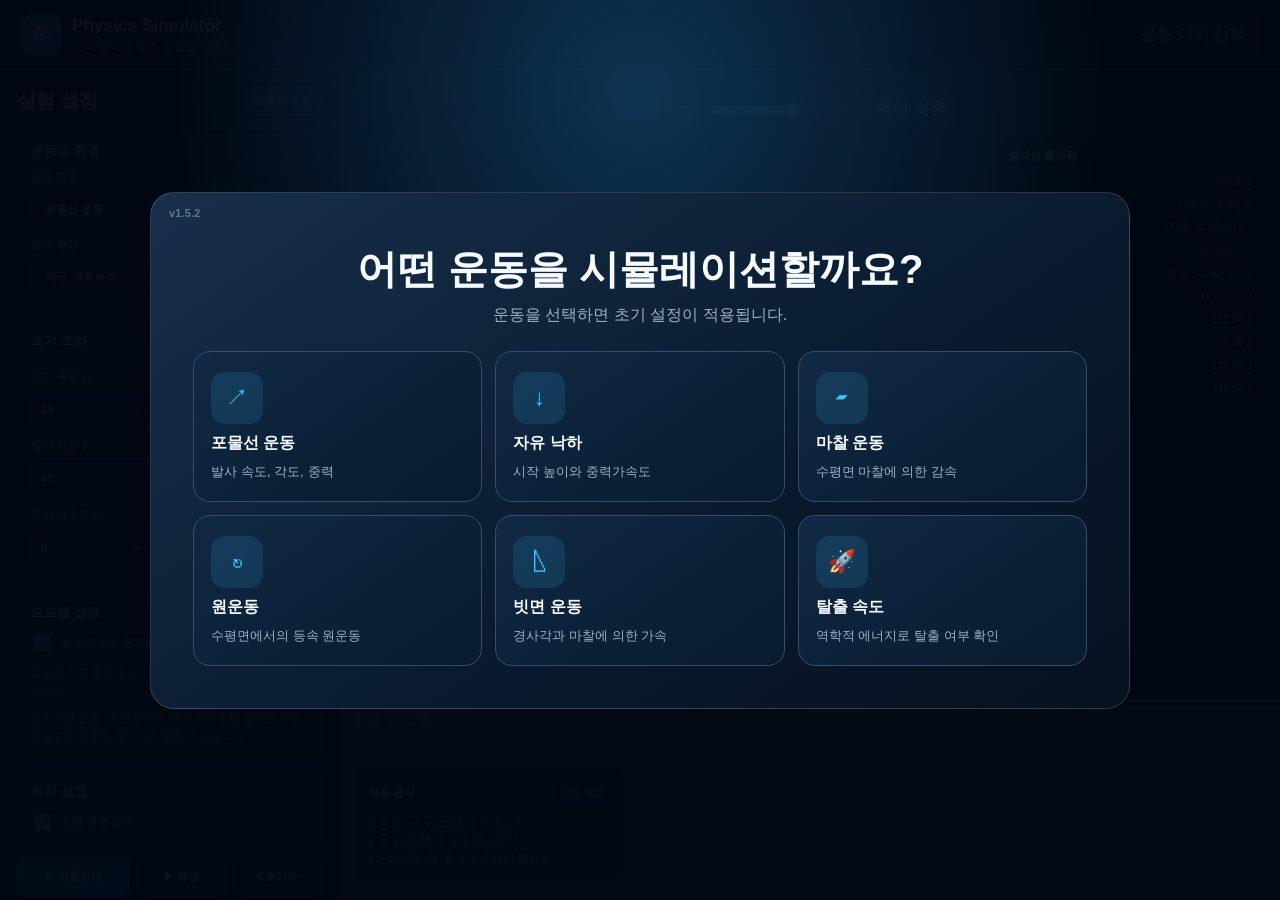
<file: index.html>
<!doctype html>

<html lang="ko">
<head>
  <meta charset="UTF-8">
  <meta name="viewport" content="width=device-width, initial-scale=1">
  <title>Physics Simulator</title>

  <style>
    :root {
      color-scheme: dark;
      --bg: #06101d;
      --panel: #0c1929;
      --panel2: #14263d;
      --border: #2f4868;
      --primary: #3bc8ff;
      --text: #f7fbff;
      --muted: #9fb1c5;
      --yellow: #ffda3d;
      --green: #43e6a1;
      --red: #ff667a;
    }

    * {
      box-sizing: border-box;
    }

    html,
    body {
      min-width: 320px;
      min-height: 100%;
    }

    body {
      margin: 0;
      background: var(--bg);
      color: var(--text);
      font-family:
        Pretendard,
        "Noto Sans KR",
        Arial,
        sans-serif;
    }

    button,
    input,
    select {
      font: inherit;
    }

    button {
      color: inherit;
      cursor: pointer;
    }

    header {
      min-height: 70px;
      padding: 12px 20px;
      display: flex;
      align-items: center;
      justify-content: space-between;
      gap: 14px;
      border-bottom: 1px solid var(--border);
      background: #081523;
    }

    .brand {
      display: flex;
      align-items: center;
      gap: 10px;
    }

    .logo {
      width: 42px;
      height: 42px;
      display: grid;
      place-items: center;
      border-radius: 13px;
      background: linear-gradient(140deg, var(--primary), #5366ff);
      font-size: 1.25rem;
      font-weight: 900;
    }

    .brand h1 {
      margin: 0;
      font-size: 1.08rem;
    }

    .brand p {
      margin: 3px 0 0;
      color: var(--muted);
      font-size: 0.72rem;
    }

    .header-button,
    .tool-button,
    .action-button {
      border: 1px solid var(--border);
      border-radius: 9px;
      background: var(--panel2);
    }

    .header-button {
      min-height: 38px;
      padding: 0 13px;
    }

    button:hover {
      border-color: var(--primary);
      background: #1b3858;
    }

    .app {
      height: calc(100vh - 70px);
      min-height: 650px;
      display: grid;
      grid-template-columns: 340px minmax(0, 1fr);
    }

    aside {
      padding: 17px;
      overflow-y: auto;
      border-right: 1px solid var(--border);
      background: #091625;
    }

    .panel-title {
      display: flex;
      align-items: center;
      justify-content: space-between;
      gap: 10px;
      margin-bottom: 13px;
    }

    .panel-title h2 {
      margin: 0;
      font-size: 1.2rem;
    }

    #modeBadge {
      padding: 6px 9px;
      border: 1px solid rgb(59 200 255 / 30%);
      border-radius: 999px;
      background: rgb(59 200 255 / 12%);
      color: #83dfff;
      font-size: 0.67rem;
    }

    .control-card {
      margin-bottom: 9px;
      padding: 13px;
      border: 1px solid var(--border);
      border-radius: 12px;
      background: var(--panel);
    }

    .control-card h3 {
      margin: 0 0 10px;
      font-size: 0.82rem;
    }

    label {
      margin-top: 9px;
      display: grid;
      gap: 5px;
      color: var(--muted);
      font-size: 0.7rem;
      font-weight: 600;
    }

    input,
    select {
      width: 100%;
      height: 38px;
      padding: 0 9px;
      border: 1px solid var(--border);
      border-radius: 8px;
      outline: 0;
      background: #06121f;
      color: var(--text);
    }

    input:focus,
    select:focus {
      border-color: var(--primary);
    }

    .input-unit {
      display: grid;
      grid-template-columns: minmax(0, 1fr) auto;
      align-items: center;
      overflow: hidden;
      border: 1px solid var(--border);
      border-radius: 8px;
      background: #06121f;
    }

    .input-unit input {
      min-width: 0;
      border: 0;
      border-radius: 0;
    }

    .input-unit span {
      padding-right: 8px;
      color: #748a9f;
      font-size: 0.61rem;
      white-space: nowrap;
    }

    .two-columns {
      display: grid;
      grid-template-columns: 1fr 1fr;
      gap: 7px;
    }

    .check-label {
      display: flex;
      align-items: center;
      gap: 7px;
    }

    .check-label input {
      width: 16px;
      height: 16px;
      accent-color: var(--primary);
    }

    .mode-settings {
      display: none;
    }

    .mode-settings.active {
      display: block;
    }

    .actions {
      display: grid;
      grid-template-columns: 1.25fr 1fr 1fr;
      gap: 6px;
    }

    .action-button {
      min-height: 41px;
      font-size: 0.7rem;
      font-weight: 700;
    }

    .primary {
      border-color: #087fbe;
      background: linear-gradient(135deg, #087fbe, #176fd0);
    }

    #message {
      min-height: 37px;
      margin: 9px 0 0;
      padding: 9px;
      border-radius: 8px;
      background: rgb(255 255 255 / 4%);
      color: var(--muted);
      text-align: center;
      font-size: 0.67rem;
      line-height: 1.45;
    }

    #energyStatus {
      margin-top: 8px;
      padding: 8px;
      border-radius: 8px;
      text-align: center;
      font-size: 0.68rem;
      font-weight: 700;
      display: none;
    }

    #energyStatus.escape {
      display: block;
      color: #43e6a1;
      background: rgb(67 230 161 / 10%);
      border: 1px solid rgb(67 230 161 / 20%);
    }

    #energyStatus.bound {
      display: block;
      color: #ff667a;
      background: rgb(255 102 122 / 10%);
      border: 1px solid rgb(255 102 122 / 20%);
    }

    #energyStatus.minimum {
      display: block;
      color: #ffda3d;
      background: rgb(255 218 61 / 10%);
      border: 1px solid rgb(255 218 61 / 20%);
    }

    .simulation {
      position: relative;
      min-width: 0;
      min-height: 650px;
      overflow: hidden;
      background: #020811;
    }

    #canvas {
      position: absolute;
      inset: 0;
      display: block;
      width: 100%;
      height: 100%;
    }

    .tools {
      position: absolute;
      z-index: 5;
      top: 15px;
      left: 50%;
      padding: 5px;
      display: flex;
      gap: 5px;
      transform: translateX(-50%);
      border: 1px solid rgb(255 255 255 / 12%);
      border-radius: 11px;
      background: rgb(7 19 34 / 84%);
    }

    .tool-button {
      min-width: 37px;
      height: 34px;
      padding: 0 9px;
    }

    .tools input[type="range"] {
      width: 110px;
      height: 34px;
      padding: 0;
      accent-color: var(--primary);
      background: transparent;
      border: 0;
    }

    .overlay {
      position: absolute;
      z-index: 4;
      top: 15px;
      width: 270px;
      max-height: calc(100% - 80px);
      padding: 12px;
      overflow-y: auto;
      border: 1px solid rgb(255 255 255 / 12%);
      border-radius: 12px;
      background: rgb(5 14 27 / 80%);
      backdrop-filter: blur(9px);
    }

    .formula-card {
      left: 15px;
      color: #ffe36c;
    }

    .info-card {
      right: 15px;
    }

    .overlay-title {
      margin-bottom: 9px;
      display: flex;
      justify-content: space-between;
      align-items: center;
      gap: 8px;
      color: white;
      font-size: 0.7rem;
    }

    .overlay-title button {
      min-height: 27px;
      padding: 3px 7px;
      border: 1px solid var(--border);
      border-radius: 7px;
      background: var(--panel2);
      color: white;
      font-size: 0.61rem;
    }

    #formulaText {
      margin: 0;
      white-space: pre-wrap;
      font: 0.66rem/1.65 Consolas, monospace;
    }

    .physics-row {
      padding: 4px 0;
      display: grid;
      grid-template-columns: minmax(70px, 1fr) auto;
      gap: 8px;
      border-bottom: 1px solid rgb(255 255 255 / 6%);
      font-size: 0.65rem;
    }

    .physics-name {
      color: #a8bacd;
    }

    .physics-value {
      color: #71dcff;
      text-align: right;
      white-space: nowrap;
    }

    .energy-positive {
      color: var(--green) !important;
    }

    .energy-negative {
      color: var(--red) !important;
    }

    .energy-zero {
      color: var(--yellow) !important;
    }

    .escape-help {
      margin-top: 9px;
      padding: 9px;
      border-radius: 8px;
      background: rgb(59 200 255 / 7%);
      color: var(--muted);
      font-size: 0.64rem;
      line-height: 1.55;
    }

    .escape-help strong {
      color: #83dfff;
    }

    /* 운동 선택 모달 */

    .modal {
      position: fixed;
      z-index: 999999;
      inset: 0;
      padding: 20px;
      display: grid;
      place-items: center;
      background:
        radial-gradient(circle at 50% 10%, rgb(33 119 177 / 40%), transparent 45%),
        rgb(2 8 18 / 96%);
    }

    .modal.hidden {
      display: none;
    }

    .mode-dialog {
      position: relative;
      width: min(980px, 96vw);
      max-height: 92vh;
      padding: clamp(24px, 4vw, 42px);
      overflow-y: auto;
      border: 1px solid rgb(255 255 255 / 15%);
      border-radius: 24px;
      background: linear-gradient(145deg, #172f4b, #091a2e 60%, #06111f);
    }

    .version-badge {
      position: absolute;
      top: 14px;
      left: 18px;
      color: rgb(255 255 255 / 35%);
      font-size: 0.68rem;
      font-weight: 600;
      letter-spacing: 0.02em;
      pointer-events: none;
    }

    .mode-dialog h2 {
      margin: 7px 0 8px;
      text-align: center;
      font-size: clamp(1.6rem, 4vw, 2.5rem);
    }

    .mode-dialog > p {
      margin: 0 0 25px;
      color: var(--muted);
      text-align: center;
    }

    .mode-grid {
      display: grid;
      grid-template-columns: repeat(3, minmax(0, 1fr));
      gap: 13px;
    }

    .mode-button {
      min-height: 145px;
      padding: 20px 17px;
      display: flex;
      flex-direction: column;
      align-items: flex-start;
      justify-content: center;
      gap: 9px;
      border: 1px solid #354e6f;
      border-radius: 17px;
      background: linear-gradient(145deg, #102944, #081a2e);
      text-align: left;
    }

    .mode-button:hover {
      transform: translateY(-4px);
      border-color: var(--primary);
      background: #164569;
    }

    .mode-button span {
      width: 52px;
      height: 52px;
      display: grid;
      place-items: center;
      border-radius: 14px;
      background: rgb(59 200 255 / 13%);
      color: var(--primary);
      font-size: 1.4rem;
    }

    .mode-button small {
      color: var(--muted);
    }

    /* 공식 설명 모달 */

    .formula-dialog {
      width: min(650px, 96vw);
      max-height: 90vh;
      padding: 22px;
      overflow-y: auto;
      border: 1px solid var(--border);
      border-radius: 18px;
      background: #0b192b;
    }

    .dialog-heading {
      display: flex;
      justify-content: space-between;
      gap: 12px;
    }

    .dialog-heading h2 {
      margin: 0;
    }

    .close-button {
      width: 37px;
      height: 37px;
      border: 1px solid var(--border);
      border-radius: 9px;
      background: var(--panel2);
    }

    #formulaDescription {
      margin-top: 16px;
      color: #d7e3f1;
      line-height: 1.75;
    }

    #formulaDescription pre {
      padding: 12px;
      border-radius: 9px;
      background: #06121f;
      color: #ffe36c;
      white-space: pre-wrap;
    }

    @media (max-width: 850px) {
      .app {
        grid-template-columns: 300px minmax(0, 1fr);
      }

      .overlay {
        width: 215px;
      }
    }

    @media (max-width: 700px) {
      body {
        overflow: auto;
      }

      .app {
        height: auto;
        display: flex;
        flex-direction: column;
      }

      .simulation {
        order: 1;
        height: 62vh;
        min-height: 500px;
      }

      aside {
        order: 2;
        overflow: visible;
        border-top: 1px solid var(--border);
        border-right: 0;
      }

      .overlay {
        top: auto;
        bottom: 8px;
        width: calc(50% - 10px);
        max-height: 180px;
        padding: 8px;
      }

      .formula-card {
        left: 5px;
      }

      .info-card {
        right: 5px;
      }

      .mode-grid {
        grid-template-columns: 1fr 1fr;
        gap: 8px;
      }

      .mode-button {
        min-height: 120px;
      }
    }
    input:disabled, select:disabled {
      opacity: .45;
      cursor: not-allowed;
    }
    .model-note, .result-note {
      color: var(--muted);
      font-size: .68rem;
      line-height: 1.65;
      margin: 10px 0 0;
      overflow-wrap: anywhere;
    }
    #landingResult { margin-top: 12px; border-color: #32735e; }
    #landingResult[hidden] { display: none; }
    #landingResult .physics-row { grid-template-columns: minmax(0,1fr) auto; }
    .overlay { top: 65px; max-height: calc(100% - 90px); }
    .formula-card { top: auto; bottom: 20px; max-height: 210px; }
    .physics-name { overflow-wrap: anywhere; }
    .physics-value { font-variant-numeric: tabular-nums; }
    .orbit-presets { display: grid; grid-template-columns: 1fr 1fr; gap: 7px; }
    .orbit-presets button { min-height: 40px; padding: 7px 4px; font-size: .66rem; }
    #setCircularOrbit { border-color: #3d7496; color: #b7e6ff; }
    .orbit-legend { color: var(--muted); font-size: .64rem; line-height: 1.9; }
    .guide-swatch, .trail-swatch { display: inline-block; width: 22px; height: 0; margin-right: 6px; vertical-align: middle; }
    .guide-swatch { border-top: 2px dashed rgba(125,211,252,.30); }
    .trail-swatch { border-top: 2px solid rgba(255,159,37,.45); }
    @media (max-width: 1100px) and (min-width: 701px) {
      .overlay { width: 220px; }
      .physics-row { font-size: .60rem; }
    }
    @media (max-width: 700px) {
      .overlay { top: auto; bottom: 8px; width: calc(50% - 10px); max-height: 175px; }
      .formula-card { bottom: 8px; }
      .physics-row { display: block; padding: 5px 0; }
      .physics-name, .physics-value { display: block; }
      .physics-value { white-space: normal; overflow-wrap: anywhere; }
      .tools { top: 10px; }
      .tools input[type="range"] { width: 75px; }
    }
  </style>


</head>

<body>

  <!-- 운동 선택 -->

  <div id="modeModal" class="modal">
    <section class="mode-dialog">
      <span class="version-badge" data-version></span>


  <h2>어떤 운동을 시뮬레이션할까요?</h2>
  <p>운동을 선택하면 초기 설정이 적용됩니다.</p>

  <div class="mode-grid">
    <button class="mode-button" type="button" data-mode="projectile">
      <span>↗</span>
      <strong>포물선 운동</strong>
      <small>발사 속도, 각도, 중력</small>
    </button>

    <button class="mode-button" type="button" data-mode="freefall">
      <span>↓</span>
      <strong>자유 낙하</strong>
      <small>시작 높이와 중력가속도</small>
    </button>

    <button class="mode-button" type="button" data-mode="friction">
      <span>▰</span>
      <strong>마찰 운동</strong>
      <small>수평면 마찰에 의한 감속</small>
    </button>

    <button class="mode-button" type="button" data-mode="circular">
      <span>↻</span>
      <strong>원운동</strong>
      <small>수평면에서의 등속 원운동</small>
    </button>

    <button class="mode-button" type="button" data-mode="incline">
      <span>◺</span>
      <strong>빗면 운동</strong>
      <small>경사각과 마찰에 의한 가속</small>
    </button>

    <button class="mode-button" type="button" data-mode="escape">
      <span>🚀</span>
      <strong>탈출 속도</strong>
      <small>역학적 에너지로 탈출 여부 확인</small>
    </button>
  </div>
</section>


  </div>

  <!-- 공식 설명 -->

  <div id="formulaModal" class="modal hidden">
    <section class="formula-dialog">
      <div class="dialog-heading">
        <h2 id="formulaTitle">공식 설명</h2>
        <button id="closeFormula" class="close-button" type="button">×</button>
      </div>


  <div id="formulaDescription"></div>
</section>


  </div>

  <header>
    <div class="brand">
      <div class="logo">P</div>
      <div>
        <h1>Physics Simulator</h1>
        <p>인터랙티브 물리 실험실 · <span data-version></span></p>
      </div>
    </div>


<button id="openMode" class="header-button" type="button">
  운동 다시 선택
</button>


  </header>

  <main class="app">


<aside>

  <div class="panel-title">
    <h2>실험 설정</h2>
    <span id="modeBadge">포물선 운동</span>
  </div>

  <!-- 운동과 환경 -->
  <section class="control-card">
    <h3>운동과 환경</h3>

    <label>
      운동 종류
      <select id="mode">
        <option value="projectile">포물선 운동</option>
        <option value="freefall">자유 낙하</option>
        <option value="friction">마찰 운동</option>
        <option value="circular">원운동</option>
        <option value="incline">빗면 운동</option>
        <option value="escape">탈출 속도</option>
      </select>
    </label>

    <label>
      중력 환경
      <select id="gravity">
        <option value="9.8">지구 · 9.8 m·s⁻²</option>
        <option value="1.62">달 · 1.62 m·s⁻²</option>
        <option value="3.72">화성 · 3.72 m·s⁻²</option>
        <option value="0">무중력 · 0 m·s⁻²</option>
      </select>
    </label>
  </section>

  <!-- 초기 조건 -->
  <section class="control-card">
    <h3>초기 조건</h3>

    <div class="two-columns">

      <label>
        <span id="speedLabel">초기 속력 v₀</span>
        <div class="input-unit">
          <input id="speed" type="number" value="15" min="0" step="any">
          <span>m·s⁻¹</span>
        </div>
      </label>

      <label>
        질량 m
        <div class="input-unit">
          <input id="mass" type="number" value="1" min="0.01" step="0.1">
          <span>kg</span>
        </div>
      </label>

    </div>

    <label>
      발사 각도 θ
      <div class="input-unit">
        <input id="angle" type="number" value="60" step="1">
        <span>°</span>
      </div>
    </label>

    <div class="two-columns">

      <label>
        추가 가속도 aₓ
        <div class="input-unit">
          <input id="accelerationX" type="number" value="0" step="0.1">
          <span>m·s⁻²</span>
        </div>
      </label>

      <label>
        추가 가속도 aᵧ
        <div class="input-unit">
          <input id="accelerationY" type="number" value="0" step="0.1">
          <span>m·s⁻²</span>
        </div>
      </label>

    </div>
  </section>

  <!-- 모드별 설정 -->
  <section class="control-card">
    <h3>모드별 설정</h3>

    <div id="projectileSettings" class="mode-settings">
      <label class="check-label">
        <input id="stopAfterLanding" type="checkbox" checked>
        첫 착지에서 정지하고 기록
      </label>
      <p class="result-note">옵션을 끄면 반발계수 0.5로 튑니다. 첫 착지 기록은 유지됩니다.</p>
    </div>

    <div id="freefallSettings" class="mode-settings">

      <label>
        시작 높이 h₀
        <div class="input-unit">
          <input id="freefallHeight" type="number" value="25" min="0" step="1">
          <span>m</span>
        </div>
      </label>

    </div>

    <div id="frictionSettings" class="mode-settings">

      <label>
        운동마찰계수 μₖ
        <input id="frictionCoefficient" type="number" value="0.3" min="0" step="0.01">
      </label>

    </div>

    <div id="circularSettings" class="mode-settings">

      <label>
        반지름 r
        <div class="input-unit">
          <input id="radius" type="number" value="10" min="0.1" step="0.5">
          <span>m</span>
        </div>
      </label>

      <label>
        각속도 ω
        <div class="input-unit">
          <input id="angularVelocity" type="number" value="1" step="0.1">
          <span>rad·s⁻¹</span>
        </div>
      </label>

    </div>

    <div id="inclineSettings" class="mode-settings">
      <label>
        빗면 시작 높이 h₀
        <div class="input-unit">
          <input id="inclineHeight" type="number" value="10" min="0.1" step="0.5">
          <span>m</span>
        </div>
      </label>

      <label>
        경사각 φ
        <div class="input-unit">
          <input id="inclineAngle" type="number" value="30" min="0" max="89" step="1">
          <span>°</span>
        </div>
      </label>

      <label>
        정지/운동마찰계수 μ
        <input id="inclineFriction" type="number" value="0.2" min="0" step="0.01">
      </label>

    </div>

    <div id="escapeSettings" class="mode-settings">
      <div class="orbit-presets">
        <button id="setCircularOrbit" class="action-button" type="button">위성 원궤도 설정</button>
        <button id="setMinimumEscape" class="action-button" type="button">E=0 탈출 설정</button>
      </div>
      <p class="result-note">계속 도는 원궤도는 E&lt;0입니다. E=0은 최소 탈출 조건이며 궤도가 닫히지 않습니다.</p>
      <label>
        시작 고도 h₀ (표면 위)
        <div class="input-unit">
          <input id="escapeHeight" type="number" value="0" min="0" step="0.5">
          <span>m</span>
        </div>
      </label>
      <p class="result-note">원궤도 설정 시 고도가 0이면 0.25R로 올려 궤도선이 행성 테두리와 겹치지 않게 합니다.</p>
      <label class="check-label">
        <input id="showOrbitGuide" type="checkbox" checked>
        예상 위성 궤도 표시 (반투명)
      </label>
      <p class="orbit-legend"><span class="guide-swatch"></span>하늘색: 예상 원·타원 궤도<br><span class="trail-swatch"></span>주황색: 실제 이동 경로</p>

      <label>
        표면 중력가속도 g₀
        <div class="input-unit">
          <input id="planetGravity" type="number" value="9.8" min="0.01" step="0.1">
          <span>m·s⁻²</span>
        </div>
      </label>

      <label>
        천체 반지름 R
        <div class="input-unit">
          <input id="planetRadius" type="number" value="35" min="1" step="0.5">
          <span>m</span>
        </div>
      </label>

      <label class="check-label">
        <input id="useEscapeSpeed" type="checkbox" checked>
        계산된 탈출 속도로 발사
      </label>

      <label>
        시점
        <select id="escapeView">
          <option value="planet">행성 고정 (물체가 움직입니다)</option>
          <option value="object">물체 고정 (행성이 움직입니다)</option>
        </select>
      </label>

      <div class="escape-help">
        <strong>탈출 조건</strong><br>
        E = K + U<br>
        E &gt; 0 : 탈출 가능<br>
        E = 0 : 최소 탈출 조건<br>
        E &lt; 0 : 중력에 묶임<br>
        표면과 충돌하지 않는 경우에 적용합니다.<br>
        기본 천체는 반지름 35 m의 가상 천체입니다.
      </div>

    </div>

<p id="modelNote" class="model-note"></p>
  </section>

  <!-- 에너지 상태 -->
  <div id="energyStatus"></div>

  <!-- 표시 설정 -->
  <section class="control-card">
    <h3>표시 설정</h3>

    <label class="check-label">
      <input id="showTrail" type="checkbox" checked>
      운동 경로 표시
    </label>
  </section>

  <!-- 버튼 -->
  <div class="actions">

    <button id="start" class="action-button primary" type="button">
      ▶ 처음부터
    </button>

    <button id="playPause" class="action-button" type="button">
      ▶ 재생
    </button>

    <button id="reset" class="action-button" type="button">
      ↻ 초기화
    </button>

  </div>

  <p id="message" role="status" aria-live="polite">
    운동을 선택하고 실행해 주세요.
  </p>

  <section id="landingResult" class="control-card" hidden>
    <h3>첫 착지 기록</h3>
    <div id="landingInfo"></div>
  </section>

</aside>

<!-- 시뮬레이션 -->
<section id="simulation" class="simulation">

<canvas id="canvas" aria-label="물체의 운동과 궤적을 표시하는 시뮬레이션"></canvas>

  <div class="tools">

    <button id="zoomOut" class="tool-button" type="button">
      −
    </button>

    <input
      id="zoomSlider"
      type="range"
      min="0"
      max="100"
      value="50"
      step="0.1"
    >

    <button id="zoomIn" class="tool-button" type="button">
      ＋
    </button>

    <button id="fitView" class="tool-button" type="button">
      화면 맞춤
    </button>

  </div>

  <div class="overlay formula-card">

    <div class="overlay-title">
      <strong>적용 공식</strong>

      <button id="showFormula" type="button">
        공식 설명
      </button>
    </div>

    <pre id="formulaText"></pre>

  </div>

  <div class="overlay info-card">

    <div class="overlay-title">
      <strong>실시간 물리량</strong>
    </div>

    <div id="physicsInfo"></div>

  </div>

</section>


  </main>

<script>
"use strict";

// 버전을 변경할 때는 이 값만 수정하세요.
const APP_VERSION = "1.5.2";
const GROUND_Y = 0;
const PHYSICS_STEP = 1 / 240;
const EPS = 1e-10;
const MIN_ZOOM = 1e-6;
const MAX_ZOOM = 50;
const RESTITUTION = 0.5;
const ORBIT_GUIDE_COLOR = "rgba(125,211,252,0.30)";
const ESCAPE_TRAIL_COLOR = "rgba(255,159,37,0.45)";

const MODES = {
  projectile: {
    name: "포물선 운동", speed: 15, angle: 60,
    formula: "x = x₀ + v₀cosθ·t + ½aₓt²\ny = v₀sinθ·t + ½(aᵧ−g)t²\naₓ=aᵧ=0일 때 R = v₀²sin(2θ)/g",
    explanation: "공기저항을 무시하고 지면을 y=0으로 둡니다. 추가 가속도가 0이면 수평 속도는 일정하고 수직 방향에는 중력만 작용합니다. 첫 착지에서 정지하면 충돌 직전의 속도와 에너지를 보여 줍니다. 정지 옵션을 끄면 반발계수 0.5로 튀므로 충돌 때 역학적 에너지가 감소합니다. 사거리 공식은 추가 가속도가 0이고 출발·착지 높이가 같을 때 적용됩니다.",
    note: "공기저항 없음 · 지면 y=0 m. 추가 가속도를 넣으면 외부 작용으로 역학적 에너지가 변할 수 있습니다."
  },
  freefall: {
    name: "자유 낙하", speed: 0, angle: 270,
    formula: "vᵧ = −v₀ − gt\nh = h₀ − v₀t − ½gt²\nv₀=0일 때 t = √(2h₀/g)",
    explanation: "초기 속력은 아래 방향으로 적용됩니다. 시작 높이 h₀는 지면 y=0에서 잰 실제 높이입니다. 공기저항을 무시하므로 질량을 바꿔도 운동은 같습니다. 지면에 닿는 정확한 시각에서 충돌 직전 상태로 정지하여 속력과 역학적 에너지를 비교할 수 있습니다.",
    note: "시작 높이는 지면에서 잽니다. 초기 속력은 아래 방향이며, 착지 직전 상태에서 정지합니다."
  },
  friction: {
    name: "마찰 운동", speed: 15, angle: 0,
    formula: "fₖ = μₖmg\naₓ = −μₖg·sgn(vₓ)\nt정지 = v₀/(μₖg)\nd정지 = v₀²/(2μₖg)  (μₖg>0)",
    explanation: "수평면에서 오른쪽으로 미끄러지는 물체에 운동마찰만 작용하는 모형입니다. 중력과 수직항력은 상쇄되고, 운동마찰력은 속도 반대 방향입니다. 외부에서 미는 힘은 적용하지 않습니다. 정지하는 정확한 시각에서 멈추며, 정지 후 수평 알짜힘은 0입니다. 마찰로 줄어든 역학적 에너지도 따로 표시합니다.",
    note: "수평면 · 외부에서 미는 힘 없음. 중력과 수직항력이 상쇄되며, 마찰로 운동에너지가 감소합니다."
  },
  circular: {
    name: "원운동", speed: 10, angle: 0,
    formula: "수평면 (x,z)에서의 등속 원운동\nv = r|ω|\na꜀ = rω² = v²/r\nF꜀ = mrω², U = 0 (일정)",
    explanation: "위에서 내려다본 수평면의 등속 원운동입니다. 화면의 두 좌표는 x와 z이며 높이를 뜻하지 않습니다. 높이가 일정하므로 중력 위치에너지의 기준을 U=0으로 둡니다. 중력과 수직항력은 상쇄되고 중심을 향한 구심력이 속도의 방향을 바꿉니다. 속력과 역학적 에너지는 일정합니다.",
    note: "수평면을 위에서 본 모습입니다. 화면 좌표는 (x,z)이며, 높이는 일정해 U=0으로 둡니다."
  },
  incline: {
    name: "빗면 운동", speed: 0, angle: 0,
    formula: "N = mg cosφ\n정지 유지: g sinφ ≤ μg cosφ\n미끄러짐: a = g(sinφ − μcosφ)\nU = mgh, 빗면 아래 h=0",
    explanation: "물체는 설정한 높이의 빗면 꼭대기에서 정지 상태로 시작합니다. 정지마찰계수와 운동마찰계수를 같은 μ로 가정합니다. 중력의 빗면 방향 성분이 최대 정지마찰력 이하이면 움직이지 않습니다. 미끄러질 때는 중력 성분에서 운동마찰을 뺀 가속도를 적용합니다. 빗면 끝에서는 충돌이나 이후 수평 운동을 계산하기 전 상태로 정지합니다.",
    note: "꼭대기에서 정지 상태로 시작합니다. 정지·운동마찰계수는 같다고 가정하며, 빗면 아래가 높이 0입니다."
  },
  escape: {
    name: "탈출 속도", speed: 26.19, angle: 0,
    formula: "GM = g₀R², r₀ = R + h₀\nv_원궤도 = √(GM/r₀)  (θ=0°)\nv_탈출 = √(2GM/r₀)\nE_원궤도 = −GMm/(2r₀) < 0\nE = 0: 최소 탈출 · 열린 궤도",
    explanation: "대기와 추진력이 없는 구대칭 천체의 중심에서 거리 r₀=R+h₀인 위치에서 발사합니다. 기본 발사각은 0°로, 접선 방향입니다. ‘위성 원궤도 설정’은 같은 거리를 유지하며 계속 돌 수 있는 정확한 속력 √(GM/r₀)을 적용합니다. 이때 에너지는 음수입니다. 시작 고도가 0이면 궤도선이 행성 테두리와 겹치지 않도록 고도를 0.25R로 설정합니다. ‘E=0 탈출 설정’은 같은 위치에서 최소 탈출 속력 √(2GM/r₀)을 적용하며, 원을 계속 도는 운동이 아니라 열린 포물선 궤도입니다. 하늘색 반투명 선은 초기 조건에서 예측한, 행성과 충돌하지 않는 닫힌 원·타원 궤도입니다. 주황색 반투명 선은 실제로 지나온 경로입니다. 초기의 질량당 에너지로 탈출 조건을 판단합니다. E≥0이어도 표면을 향하면 충돌할 수 있으며, 화면 밖으로 나가는 것은 탈출의 판정 기준이 아닙니다.",
    note: "기본 각도 0°는 접선 방향입니다. 위성 원궤도는 E<0, E=0은 닫히지 않는 최소 탈출 궤도입니다."
  }
};

const get = id => document.getElementById(id);
const modeModal = get("modeModal");
const formulaModal = get("formulaModal");
const modeSelect = get("mode");
const modeBadge = get("modeBadge");
const speedInput = get("speed");
const massInput = get("mass");
const angleInput = get("angle");
const accelerationXInput = get("accelerationX");
const accelerationYInput = get("accelerationY");
const gravitySelect = get("gravity");
const freefallHeightInput = get("freefallHeight");
const frictionInput = get("frictionCoefficient");
const radiusInput = get("radius");
const angularVelocityInput = get("angularVelocity");
const inclineAngleInput = get("inclineAngle");
const inclineFrictionInput = get("inclineFriction");
const inclineHeightInput = get("inclineHeight");
const planetGravityInput = get("planetGravity");
const planetRadiusInput = get("planetRadius");
const escapeHeightInput = get("escapeHeight");
const useEscapeSpeedInput = get("useEscapeSpeed");
const escapeViewSelect = get("escapeView");
const showOrbitGuideInput = get("showOrbitGuide");
const stopAfterLandingInput = get("stopAfterLanding");
const zoomSlider = get("zoomSlider");
const showTrailInput = get("showTrail");
const startButton = get("start");
const playPauseButton = get("playPause");
const resetButton = get("reset");
const message = get("message");
const energyStatus = get("energyStatus");
const formulaText = get("formulaText");
const physicsInfo = get("physicsInfo");
const simulation = get("simulation");
const canvas = get("canvas");
const context = canvas.getContext("2d");

let running = false;
let finished = false;
let elapsed = 0;
let x = 0, y = 0;
let velocityX = 0, velocityY = 0;
let accelerationX = 0, accelerationY = 0;
let circularAngle = 0;
let inclineDistance = 0, inclineVelocity = 0;
let trail = [];
let trailClock = 0;
let zoom = 1, cameraX = 0, cameraY = 0;
let previousTime = performance.now();
let accumulator = 0;
let launchState = null;
let firstLanding = null;
let lastImpact = null;
let initialMechanicalEnergy = 0;
let frictionEnergyLoss = 0;
let collisionEnergyLoss = 0;
let escapeInitialEnergy = null;
let escapeInitialSpecificEnergy = null;
let escapeEnergyScale = 1;
let escapeCollision = false;
let orbitGuide = null;
let pausedBeforeImpact = false;
let grounded = false;
let offscreenNotified = false;

function numberValue(input, fallback = 0) {
  if (String(input.value).trim() === "") return fallback;
  const value = Number(input.value);
  return Number.isFinite(value) ? value : fallback;
}
function currentMode() { return MODES[modeSelect.value]; }
function massValue() { return Math.max(numberValue(massInput, 1), 0.01); }
function gravityValue() { return Math.max(numberValue(gravitySelect, 9.8), 0); }
function radiusValue() { return Math.max(numberValue(radiusInput, 10), 0.1); }
function planetRadiusValue() { return Math.max(numberValue(planetRadiusInput, 35), 1); }
function surfaceGravityValue() { return Math.max(numberValue(planetGravityInput, 9.8), 0.0001); }
function gravitationalParameter() { return surfaceGravityValue() * planetRadiusValue() ** 2; }
function escapeHeightValue() { return Math.max(numberValue(escapeHeightInput, 0), 0); }
function escapeStartRadius() { return planetRadiusValue() + escapeHeightValue(); }
function inclineAngleValue() { return Math.min(89, Math.max(0, numberValue(inclineAngleInput, 30))) * Math.PI / 180; }
function inclineHeightValue() { return Math.max(numberValue(inclineHeightInput, 10), 0.1); }
function inclineAccelerationValue() {
  const phi = inclineAngleValue();
  const mu = Math.max(numberValue(inclineFrictionInput, 0.2), 0);
  return Math.max(0, gravityValue() * (Math.sin(phi) - mu * Math.cos(phi)));
}
function format(value, digits = 2) {
  if (!Number.isFinite(value)) return "—";
  if (Math.abs(value) >= 1e7) return value.toExponential(3);
  return (Math.abs(value) < 0.5 * 10 ** -digits ? 0 : value).toFixed(digits);
}

function computeEscapeSpeed() {
  return Math.sqrt(2 * gravitationalParameter() / escapeStartRadius());
}
function computeCircularOrbitSpeed() {
  return Math.sqrt(gravitationalParameter() / escapeStartRadius());
}
function computeEscapePotentialEnergy() {
  return -gravitationalParameter() * massValue() / Math.max(Math.hypot(x, y), 1e-12);
}
function computeEscapeSpecificEnergy() {
  return 0.5 * (velocityX ** 2 + velocityY ** 2) - gravitationalParameter() / Math.max(Math.hypot(x, y), 1e-12);
}
function computeEscapeMechanicalEnergy() { return massValue() * computeEscapeSpecificEnergy(); }
function computePotentialEnergy() {
  if (modeSelect.value === "escape") return computeEscapePotentialEnergy();
  if (modeSelect.value === "circular") return 0;
  return massValue() * gravityValue() * (y - GROUND_Y);
}
function computeMechanicalEnergy() {
  return 0.5 * massValue() * (velocityX ** 2 + velocityY ** 2) + computePotentialEnergy();
}
function getEscapeClassification() {
  const specificEnergy = escapeInitialSpecificEnergy ?? computeEscapeSpecificEnergy();
  // E≈0에서도 비교할 수 있고 물체 질량에 의존하지 않는 상대 허용오차.
  const tolerance = 1e-9 * escapeEnergyScale;
  if (specificEnergy > tolerance) return "escape";
  if (specificEnergy < -tolerance) return "bound";
  return "minimum";
}
function computeOrbitGuide() {
  if (modeSelect.value !== "escape" || !launchState || getEscapeClassification() !== "bound") return null;
  const mu = gravitationalParameter();
  const r0 = Math.hypot(launchState.x, launchState.y);
  const speed2 = launchState.vx ** 2 + launchState.vy ** 2;
  const rv = launchState.x * launchState.vx + launchState.y * launchState.vy;
  const angularMomentum = launchState.x * launchState.vy - launchState.y * launchState.vx;
  if (Math.abs(angularMomentum) <= 1e-10 * Math.sqrt(mu * r0)) return null;
  const energy = speed2 / 2 - mu / r0;
  const ex = ((speed2 - mu / r0) * launchState.x - rv * launchState.vx) / mu;
  const ey = ((speed2 - mu / r0) * launchState.y - rv * launchState.vy) / mu;
  const eccentricity = Math.hypot(ex, ey);
  if (!(energy < 0) || !(eccentricity < 1)) return null;
  const p = angularMomentum ** 2 / mu;
  const periapsis = p / (1 + eccentricity);
  if (periapsis < planetRadiusValue() * (1 - 1e-9)) return null;
  const semiMajor = -mu / (2 * energy);
  const semiMinor = Math.sqrt(semiMajor * p);
  const circular = eccentricity < 1e-8;
  const rotation = circular ? Math.atan2(launchState.y, launchState.x) : Math.atan2(ey, ex);
  const centerX = -semiMajor * ex;
  const centerY = -semiMajor * ey;
  const period = 2 * Math.PI * Math.sqrt(semiMajor ** 3 / mu);
  if (![semiMajor, semiMinor, centerX, centerY, period].every(Number.isFinite)) return null;
  return { kind: circular ? "circle" : "ellipse", eccentricity, periapsis,
    apoapsis: semiMajor * (1 + eccentricity), semiMajor, semiMinor,
    centerX, centerY, rotation, period };
}
function orbitDescription() {
  if (escapeCollision) return "표면 충돌";
  if (orbitGuide) return orbitGuide.kind === "circle" ? "위성 원궤도 · 반복 회전" : "위성 타원궤도 · 반복 회전";
  if (getEscapeClassification() === "minimum") return "최소 탈출 · 열린 궤도";
  if (getEscapeClassification() === "escape") return "탈출 가능한 열린 궤도";
  return "표면과 만나거나 방사상인 궤도";
}
function applyEscapePreset(kind) {
  if (modeSelect.value !== "escape" || !["circular", "escape"].includes(kind)) return;
  angleInput.value = "0";
  if (kind === "circular" && escapeHeightValue() === 0) escapeHeightInput.value = String(planetRadiusValue() * 0.25);
  useEscapeSpeedInput.checked = kind === "escape";
  speedInput.value = String(kind === "circular" ? computeCircularOrbitSpeed() : computeEscapeSpeed());
  showOrbitGuideInput.checked = true;
  showTrailInput.checked = true;
  updateModeInterface();
  resetSimulation(true);
  message.textContent = kind === "circular" ?
    "위성 원궤도를 설정했습니다. 재생을 누르면 반투명 궤도선을 따라 계속 회전합니다. 이 조건은 E<0입니다." :
    "각도 0°의 E=0 최소 탈출 조건입니다. 재생하면 원으로 돌아오지 않고 열린 궤도로 진행합니다.";
}
function updateEnergyStatus() {
  if (modeSelect.value !== "escape") {
    energyStatus.className = "";
    energyStatus.textContent = "";
    return;
  }
  if (escapeCollision) {
    energyStatus.className = "bound";
    energyStatus.textContent = "표면에 도달 · 충돌 직전 상태";
    return;
  }
  const classification = getEscapeClassification();
  energyStatus.className = classification;
  if (classification === "bound" && orbitGuide) {
    energyStatus.textContent = `초기 E < 0 · ${orbitGuide.kind === "circle" ? "위성 원궤도" : "위성 타원궤도"}`;
    return;
  }
  energyStatus.textContent = {
    escape: "초기 E > 0 · 탈출 가능 (표면 충돌 제외)",
    bound: "초기 E < 0 · 중력에 묶임",
    minimum: "초기 E ≈ 0 · 최소 탈출 · 닫히지 않는 궤도"
  }[classification];
}

function updateModeInterface() {
  const mode = modeSelect.value;
  modeBadge.textContent = currentMode().name;
  formulaText.textContent = currentMode().formula;
  get("modelNote").textContent = currentMode().note;
  ["projectile", "freefall", "friction", "circular", "incline", "escape"].forEach(name => {
    get(`${name}Settings`).classList.toggle("active", name === mode);
  });
  speedInput.disabled = mode === "circular" || mode === "incline" || (mode === "escape" && useEscapeSpeedInput.checked);
  angleInput.disabled = mode !== "projectile" && mode !== "escape";
  accelerationXInput.disabled = mode !== "projectile";
  accelerationYInput.disabled = mode !== "projectile";
  gravitySelect.disabled = mode === "escape" || mode === "circular";
  get("speedLabel").textContent = mode === "freefall" ? "초기 속력 v₀ (아래 방향)" : "초기 속력 v₀";
  updateEnergyStatus();
}
function selectMode(mode) {
  if (!MODES[mode]) return;
  modeSelect.value = mode;
  speedInput.value = MODES[mode].speed;
  angleInput.value = MODES[mode].angle;
  updateModeInterface();
  resetSimulation(true);
  modeModal.classList.add("hidden");
  message.textContent = `${currentMode().name} 모드입니다. 조건을 설정하고 실행하세요.`;
}

function setStopped(text) {
  running = false;
  finished = true;
  accumulator = 0;
  playPauseButton.textContent = "↻ 다시 재생";
  message.textContent = text;
}
function resetSimulation(resetZoom = false) {
  running = false;
  finished = false;
  elapsed = 0;
  accumulator = 0;
  previousTime = performance.now();
  firstLanding = null;
  lastImpact = null;
  escapeCollision = false;
  orbitGuide = null;
  pausedBeforeImpact = false;
  escapeInitialEnergy = null;
  escapeInitialSpecificEnergy = null;
  frictionEnergyLoss = 0;
  collisionEnergyLoss = 0;
  grounded = false;
  offscreenNotified = false;
  circularAngle = 0;
  inclineDistance = 0;
  inclineVelocity = 0;
  trailClock = 0;
  const mode = modeSelect.value;
  const speed = Math.max(numberValue(speedInput, 0), 0);
  const angle = numberValue(angleInput, 0) * Math.PI / 180;
  x = -20;
  y = GROUND_Y;
  velocityX = speed * Math.cos(angle);
  velocityY = speed * Math.sin(angle);
  accelerationX = numberValue(accelerationXInput);
  accelerationY = numberValue(accelerationYInput) - gravityValue();

  if (mode === "freefall") {
    x = 0;
    y = Math.max(numberValue(freefallHeightInput, 25), 0);
    velocityX = 0;
    velocityY = -speed;
    accelerationX = 0;
    accelerationY = -gravityValue();
  } else if (mode === "friction") {
    velocityX = speed;
    velocityY = 0;
    accelerationX = speed > 0 ? -Math.max(numberValue(frictionInput, 0.3), 0) * gravityValue() : 0;
    accelerationY = 0;
  } else if (mode === "circular") {
    const radius = radiusValue();
    const omega = numberValue(angularVelocityInput, 1);
    x = radius;
    y = 0;
    velocityX = 0;
    velocityY = radius * omega;
    accelerationX = -radius * omega ** 2;
    accelerationY = 0;
  } else if (mode === "incline") {
    const phi = inclineAngleValue();
    const a = inclineAccelerationValue();
    x = 0;
    y = inclineHeightValue();
    velocityX = 0;
    velocityY = 0;
    accelerationX = a * Math.cos(phi);
    accelerationY = -a * Math.sin(phi);
  } else if (mode === "escape") {
    x = 0;
    y = escapeStartRadius();
    const launchSpeed = useEscapeSpeedInput.checked ? computeEscapeSpeed() : speed;
    // 표시용 반올림 값을 계산에 되돌려 사용하지 않습니다.
    if (useEscapeSpeedInput.checked) speedInput.value = String(launchSpeed);
    velocityX = launchSpeed * Math.cos(angle);
    velocityY = launchSpeed * Math.sin(angle);
    accelerationX = 0;
    accelerationY = -gravitationalParameter() / y ** 2;
    escapeEnergyScale = Math.max(0.5 * launchSpeed ** 2, gravitationalParameter() / y, 1e-12);
    escapeInitialSpecificEnergy = computeEscapeSpecificEnergy();
    escapeInitialEnergy = massValue() * escapeInitialSpecificEnergy;
  }
  if (Math.abs(velocityX) < 1e-12 * Math.max(Math.hypot(velocityX, velocityY), 1)) velocityX = 0;
  if (Math.abs(velocityY) < 1e-12 * Math.max(Math.hypot(velocityX, velocityY), 1)) velocityY = 0;
  launchState = { x, y, vx: velocityX, vy: velocityY, ax: accelerationX, ay: accelerationY };
  orbitGuide = computeOrbitGuide();
  initialMechanicalEnergy = computeMechanicalEnergy();
  trail = [{ x, y, t: 0 }];
  playPauseButton.textContent = "▶ 재생";
  get("landingResult").hidden = true;
  get("landingInfo").innerHTML = "";
  if (resetZoom) fitView();
  updateCamera();
  updatePhysicsInfo();
  draw();
}

// 등가속도 운동에서 지면으로 내려오는 최초 시각을 구합니다.
function contactTime(height, velocity, acceleration, boundary, maxTime) {
  const d = height - boundary;
  if (d <= EPS && (velocity < -EPS || (Math.abs(velocity) <= EPS && acceleration <= 0))) return 0;
  let roots = [];
  if (Math.abs(acceleration) < 1e-14) {
    if (velocity < 0) roots = [-d / velocity];
  } else {
    const discriminant = velocity ** 2 - 2 * acceleration * d;
    if (discriminant >= 0) {
      const sqrtD = Math.sqrt(discriminant);
      const q = -0.5 * (velocity + (velocity >= 0 ? sqrtD : -sqrtD));
      if (q !== 0) roots = [q / (0.5 * acceleration), d / q];
      else roots = [0];
    }
  }
  return roots.filter(t => t > EPS && t <= maxTime + EPS && velocity + acceleration * t <= EPS)
    .reduce((best, t) => Math.min(best, Math.max(0, Math.min(maxTime, t))), Infinity);
}
function recordFirstLanding() {
  if (firstLanding) return;
  const range = Math.abs(x - launchState.x);
  const ordinary = gravityValue() > 0 && Math.abs(launchState.ax) < EPS &&
    Math.abs(launchState.ay + gravityValue()) < EPS && launchState.vy > EPS;
  const theoreticalTime = ordinary ? 2 * launchState.vy / gravityValue() : null;
  const theoreticalRange = ordinary ? Math.abs(launchState.vx * theoreticalTime) : null;
  firstLanding = {
    time: elapsed, x, range, vx: velocityX, vy: velocityY,
    impactSpeed: Math.hypot(velocityX, velocityY),
    theoreticalTime, theoreticalRange,
    relativeError: theoreticalRange > EPS ? Math.abs(range - theoreticalRange) / theoreticalRange : null
  };
  get("landingResult").hidden = false;
  get("landingInfo").innerHTML = row("첫 착지 시간", `${format(elapsed, 4)} s`) +
    row("수평 도달 거리", `${format(range, 4)} m`) +
    row("착지 직전 속력", `${format(firstLanding.impactSpeed, 4)} m·s⁻¹`) +
    (ordinary ? row("이론 도달 거리", `${format(theoreticalRange, 4)} m`) +
      row("거리 상대 오차", firstLanding.relativeError === null ? "—" : `${format(firstLanding.relativeError * 100, 6)} %`) :
      '<p class="result-note">이론 사거리 비교는 중력이 있고, 위로 발사하며, 추가 가속도가 0일 때 표시합니다.</p>');
}
function stepBallistic(dt) {
  let remaining = dt;
  for (let contacts = 0; remaining > 1e-12 && !finished && contacts < 64; contacts++) {
    if (grounded) {
      x += velocityX * remaining + 0.5 * accelerationX * remaining ** 2;
      velocityX += accelerationX * remaining;
      y = GROUND_Y;
      velocityY = 0;
      accelerationY = 0;
      elapsed += remaining;
      return;
    }
    const hitTime = contactTime(y, velocityY, accelerationY, GROUND_Y, remaining);
    const step = Number.isFinite(hitTime) ? hitTime : remaining;
    x += velocityX * step + 0.5 * accelerationX * step ** 2;
    y += velocityY * step + 0.5 * accelerationY * step ** 2;
    velocityX += accelerationX * step;
    velocityY += accelerationY * step;
    elapsed += step;
    remaining -= step;
    if (!Number.isFinite(hitTime)) return;
    y = GROUND_Y;
    lastImpact = { time: elapsed, speed: Math.hypot(velocityX, velocityY), vx: velocityX, vy: velocityY };
    if (modeSelect.value === "projectile") recordFirstLanding();
    if (modeSelect.value === "freefall" || stopAfterLandingInput.checked) {
      pausedBeforeImpact = true;
      setStopped(modeSelect.value === "freefall" ? "지면에 도달했습니다. 충돌 직전의 속도와 에너지를 표시합니다." : "첫 착지를 기록했습니다. 충돌 직전 상태에서 정지했습니다.");
      return;
    }
    const incomingVy = velocityY;
    velocityY = Math.max(0, -RESTITUTION * incomingVy);
    if (velocityY < 0.05 && accelerationY <= 0) {
      velocityY = 0;
      grounded = true;
      accelerationY = 0;
    }
    collisionEnergyLoss += 0.5 * massValue() * (incomingVy ** 2 - velocityY ** 2);
    if (grounded && Math.abs(velocityX) < EPS && Math.abs(accelerationX) < EPS) {
      setStopped("물체가 지면에서 정지했습니다. 첫 착지 기록은 유지됩니다.");
    }
  }
}
function stepFriction(dt) {
  const deceleration = Math.max(numberValue(frictionInput, 0.3), 0) * gravityValue();
  if (Math.abs(velocityX) <= EPS) {
    velocityX = 0;
    accelerationX = 0;
    setStopped("물체가 정지했습니다. 수평 알짜힘은 0입니다.");
    return;
  }
  accelerationX = -Math.sign(velocityX) * deceleration;
  const stopTime = deceleration > 0 ? Math.abs(velocityX) / deceleration : Infinity;
  const step = Math.min(dt, stopTime);
  const dx = velocityX * step + 0.5 * accelerationX * step ** 2;
  x += dx;
  velocityX += accelerationX * step;
  elapsed += step;
  frictionEnergyLoss += massValue() * deceleration * Math.abs(dx);
  if (stopTime <= dt + EPS) {
    velocityX = 0;
    accelerationX = 0;
    setStopped("마찰력으로 정지했습니다. 정확한 정지 시각과 위치를 표시합니다.");
  }
}
function stepCircular(dt) {
  const radius = radiusValue();
  const omega = numberValue(angularVelocityInput, 1);
  circularAngle = (circularAngle + omega * dt) % (2 * Math.PI);
  x = radius * Math.cos(circularAngle);
  y = radius * Math.sin(circularAngle);
  velocityX = -radius * omega * Math.sin(circularAngle);
  velocityY = radius * omega * Math.cos(circularAngle);
  accelerationX = -(omega ** 2) * x;
  accelerationY = -(omega ** 2) * y;
  elapsed += dt;
}
function stepIncline(dt) {
  const phi = inclineAngleValue();
  const a = inclineAccelerationValue();
  if (a <= EPS && inclineVelocity <= EPS) {
    accelerationX = 0;
    accelerationY = 0;
    setStopped(gravityValue() === 0 ? "중력이 없어 정지 상태를 유지합니다." : "빗면 방향의 힘이 균형을 이루어 정지 상태를 유지합니다.");
    return;
  }
  const endDistance = Math.sin(phi) > EPS ? inclineHeightValue() / Math.sin(phi) : Infinity;
  const distanceLeft = Math.max(0, endDistance - inclineDistance);
  const speedAtEnd = Math.sqrt(inclineVelocity ** 2 + 2 * a * distanceLeft);
  const endTime = Number.isFinite(distanceLeft) ? 2 * distanceLeft / (inclineVelocity + speedAtEnd) : Infinity;
  const step = Math.min(dt, endTime);
  const distance = inclineVelocity * step + 0.5 * a * step ** 2;
  inclineDistance += distance;
  inclineVelocity += a * step;
  elapsed += step;
  frictionEnergyLoss += massValue() * Math.max(numberValue(inclineFrictionInput, 0.2), 0) * gravityValue() * Math.cos(phi) * distance;
  x = inclineDistance * Math.cos(phi);
  y = inclineHeightValue() - inclineDistance * Math.sin(phi);
  velocityX = inclineVelocity * Math.cos(phi);
  velocityY = -inclineVelocity * Math.sin(phi);
  accelerationX = a * Math.cos(phi);
  accelerationY = -a * Math.sin(phi);
  if (endTime <= dt + EPS) {
    inclineDistance = endDistance;
    x = endDistance * Math.cos(phi);
    y = GROUND_Y;
    setStopped("빗면 끝에 도달했습니다. 끝에 도달한 순간의 속도와 에너지를 표시합니다.");
  }
}
function escapeAcceleration(px, py) {
  const r = Math.max(Math.hypot(px, py), 1e-12);
  const factor = -gravitationalParameter() / r ** 3;
  return { ax: factor * px, ay: factor * py };
}
function stepEscape(dt) {
  const startX = x, startY = y, startVx = velocityX, startVy = velocityY;
  const old = escapeAcceleration(x, y);
  const positionAt = time => ({ x: startX + startVx * time + 0.5 * old.ax * time ** 2,
    y: startY + startVy * time + 0.5 * old.ay * time ** 2 });
  let step = dt;
  let next = positionAt(step);
  const radius = planetRadiusValue();
  const r0 = Math.hypot(x, y);
  const radialVelocity = (x * velocityX + y * velocityY) / r0;
  const surfaceTolerance = 1e-9 * radius;
  const circularSpeed = Math.sqrt(gravitationalParameter() / r0);
  const radialAcceleration = (velocityX ** 2 + velocityY ** 2 - radialVelocity ** 2) / r0 - gravitationalParameter() / r0 ** 2;
  // 출발 순간의 안쪽 발사와 실제 표면 침범을 구분합니다.
  // 이상적인 표면 원궤도를 작은 적분 오차 때문에 충돌로 오판하지 않습니다.
  const startsOnSurface = elapsed === 0 && Math.abs(r0 - radius) <= surfaceTolerance;
  let collision = startsOnSurface && (radialVelocity < -1e-12 * circularSpeed ||
    (Math.abs(radialVelocity) <= 1e-12 * circularSpeed && radialAcceleration < -1e-12 * surfaceGravityValue()));
  if (collision) {
    step = 0;
    next = { x, y };
  } else if (Math.hypot(next.x, next.y) < radius - surfaceTolerance) {
    let lower = 0, upper = dt;
    for (let i = 0; i < 50; i++) {
      const middle = (lower + upper) / 2;
      const point = positionAt(middle);
      if (Math.hypot(point.x, point.y) >= radius) lower = middle;
      else upper = middle;
    }
    step = (lower + upper) / 2;
    next = positionAt(step);
    collision = true;
  }
  x = next.x;
  y = next.y;
  if (collision) {
    const scale = radius / Math.hypot(x, y);
    x *= scale;
    y *= scale;
  }
  const nextAcceleration = escapeAcceleration(x, y);
  velocityX = startVx + 0.5 * (old.ax + nextAcceleration.ax) * step;
  velocityY = startVy + 0.5 * (old.ay + nextAcceleration.ay) * step;
  accelerationX = nextAcceleration.ax;
  accelerationY = nextAcceleration.ay;
  elapsed += step;
  if (collision) {
    escapeCollision = true;
    pausedBeforeImpact = true;
    lastImpact = { time: elapsed, speed: Math.hypot(velocityX, velocityY), vx: velocityX, vy: velocityY };
    setStopped("행성 표면에 도달했습니다. 초기 에너지의 부호와 관계없이 표면 충돌은 가능합니다. 충돌 직전 상태를 표시합니다.");
  }
}

function update(deltaTime, refresh = true) {
  if (!Number.isFinite(deltaTime) || deltaTime <= 0 || finished) return;
  const startTime = elapsed;
  const mode = modeSelect.value;
  if (mode === "circular") stepCircular(deltaTime);
  else if (mode === "incline") stepIncline(deltaTime);
  else if (mode === "friction") stepFriction(deltaTime);
  else if (mode === "escape") {
    let remaining = deltaTime;
    let substeps = 0;
    while (remaining > 1e-12 && !finished) {
      // 중심력장은 Velocity Verlet 적분을 사용합니다.
      const r = Math.hypot(x, y);
      const localTime = Math.sqrt(r ** 3 / gravitationalParameter());
      const crossingTime = r / Math.max(Math.hypot(velocityX, velocityY), 1e-12);
      const step = Math.min(remaining, PHYSICS_STEP, 0.02 * localTime, 0.02 * crossingTime);
      if (!Number.isFinite(step) || step <= 1e-15 || substeps++ >= 4096) {
        setStopped("입력값의 규모가 계산 범위를 벗어났습니다. 중력·반지름·속력을 조정한 뒤 다시 실행하세요.");
        break;
      }
      stepEscape(step);
      remaining -= step;
    }
  } else stepBallistic(deltaTime);
  trailClock += elapsed - startTime;
  if (showTrailInput.checked && (trailClock >= 1 / 60 || finished)) {
    trail.push({ x, y, t: elapsed });
    // 반복 공전의 경로를 여러 겹 쌓지 않고 최근 한 주기만 유지합니다.
    if (mode === "escape" && orbitGuide) {
      const cutoff = elapsed - orbitGuide.period;
      while (trail.length > 2 && trail[1].t < cutoff) trail.shift();
    }
    if (trail.length > 6000) trail.shift();
    trailClock = 0;
  }
  updateCamera();
  if (!finished && !offscreenNotified && !(mode === "escape" && escapeViewSelect.value === "object")) {
    const p = worldToScreen(x, y);
    if (p.x < -60 || p.y < -60 || p.x > simulation.clientWidth + 60 || p.y > simulation.clientHeight + 60) {
      offscreenNotified = true;
      message.textContent = "계산은 계속됩니다. 물체를 보려면 화면 맞춤이나 축소를 사용하세요.";
    }
  }
  if (refresh) updatePhysicsInfo();
}

function row(name, value, className = "") {
  return `<div class="physics-row"><span class="physics-name">${name}</span><span class="physics-value ${className}">${value}</span></div>`;
}
function updatePhysicsInfo() {
  const mode = modeSelect.value;
  const speed = Math.hypot(velocityX, velocityY);
  const mass = massValue();
  const potential = computePotentialEnergy();
  const energy = computeMechanicalEnergy();
  const plane = mode === "circular" ? " (x,z)" : "";
  let info = row("시간 t", `${format(elapsed, 3)} s`) +
    row(`위치 r⃗${plane}`, `(${format(x)}, ${format(y)}) m`) +
    row("속도 v⃗", `(${format(velocityX)}, ${format(velocityY)}) m·s⁻¹`) +
    row("속력 |v⃗|", `${format(speed)} m·s⁻¹`) +
    row("가속도 a⃗", `(${format(accelerationX)}, ${format(accelerationY)}) m·s⁻²`) +
    row("알짜힘 F⃗", `(${format(mass * accelerationX)}, ${format(mass * accelerationY)}) N`) +
    row("운동에너지 K", `${format(0.5 * mass * speed ** 2)} J`) +
    row("위치에너지 U", `${format(potential)} J`) +
    row("역학적 에너지 E", `${format(energy)} J`) +
    row("초기 에너지 E₀", `${format(initialMechanicalEnergy)} J`);
  if (mode === "friction" || mode === "incline") {
    info += row("마찰로 전환된 에너지", `${format(frictionEnergyLoss)} J`);
  }
  if (mode === "projectile" && collisionEnergyLoss > 0) {
    info += row("충돌로 전환된 에너지", `${format(collisionEnergyLoss)} J`);
  }
  if (mode === "escape") {
    const energyError = (computeEscapeSpecificEnergy() - escapeInitialSpecificEnergy) / escapeEnergyScale * 100;
    info += row("시작 고도", `${format(escapeHeightValue())} m`) +
      row("현재 궤도", orbitDescription()) +
      row("시작 위치의 원궤도 속력", `${format(computeCircularOrbitSpeed(), 4)} m·s⁻¹`) +
      row("시작 위치의 탈출 속력", `${format(computeEscapeSpeed(), 4)} m·s⁻¹`) +
      (orbitGuide ? row("예상 공전 주기", `${format(orbitGuide.period, 3)} s`) : "") +
      row("초기 규모 대비 에너지 오차", `${format(energyError, 6)} %`);
  }
  if (finished && pausedBeforeImpact) info += '<p class="result-note">충돌 직전 상태입니다. 충돌 이후의 운동은 포함하지 않습니다.</p>';
  physicsInfo.innerHTML = info;
  updateEnergyStatus();
}

function resizeCanvas() {
  const rect = simulation.getBoundingClientRect();
  const ratio = Math.min(window.devicePixelRatio || 1, 2);
  canvas.width = Math.max(1, Math.round(rect.width * ratio));
  canvas.height = Math.max(1, Math.round(rect.height * ratio));
  canvas.style.width = `${rect.width}px`;
  canvas.style.height = `${rect.height}px`;
  context.setTransform(ratio, 0, 0, ratio, 0, 0);
}
function baseScale() { return Math.max(5, simulation.clientWidth / 80); }
function setZoom(nextZoom) {
  zoom = Math.min(MAX_ZOOM, Math.max(MIN_ZOOM, nextZoom));
  zoomSlider.value = (100 * Math.log(zoom / MIN_ZOOM) / Math.log(MAX_ZOOM / MIN_ZOOM)).toFixed(2);
}
function updateCamera() {
  if (modeSelect.value === "escape" && escapeViewSelect.value === "object") {
    cameraX = x;
    cameraY = y;
  } else { cameraX = 0; cameraY = 0; }
}
function autoFitEscapeZoom() {
  return Math.min(simulation.clientWidth, simulation.clientHeight) * 0.30 / (planetRadiusValue() * baseScale());
}
function fitView() {
  const mode = modeSelect.value;
  updateCamera();
  let minX = 0, maxX = 0, minY = 0, maxY = 0;
  const include = (px, py) => { minX = Math.min(minX, px - cameraX); maxX = Math.max(maxX, px - cameraX);
    minY = Math.min(minY, py - cameraY); maxY = Math.max(maxY, py - cameraY); };
  include(x, y);
  for (const p of trail) include(p.x, p.y);
  if (mode === "escape") {
    const radius = planetRadiusValue();
    include(-radius, -radius); include(radius, radius);
    if (orbitGuide && showOrbitGuideInput.checked) {
      const guide = orbitGuide;
      const rx = Math.hypot(guide.semiMajor * Math.cos(guide.rotation), guide.semiMinor * Math.sin(guide.rotation));
      const ry = Math.hypot(guide.semiMajor * Math.sin(guide.rotation), guide.semiMinor * Math.cos(guide.rotation));
      include(guide.centerX - rx, guide.centerY - ry);
      include(guide.centerX + rx, guide.centerY + ry);
    }
  } else if (mode === "circular") {
    include(-radiusValue(), -radiusValue()); include(radiusValue(), radiusValue());
  } else if (mode === "incline") {
    const phi = inclineAngleValue();
    include(0, inclineHeightValue());
    if (phi > 0.02) include(inclineHeightValue() / Math.tan(phi), 0);
  }
  const width = simulation.clientWidth, height = simulation.clientHeight;
  const anchor = mode === "escape" || mode === "circular" ? 0.5 : 0.76;
  const horizontal = width * 0.40 / Math.max(Math.abs(minX), Math.abs(maxX), 10);
  const top = height * (anchor - 0.12) / Math.max(maxY, 5);
  const bottom = height * (1 - anchor - 0.05) / Math.max(-minY, 1);
  setZoom(Math.min(horizontal, top, bottom) / baseScale());
  offscreenNotified = false;
}
function worldToScreen(worldX, worldY) {
  const mode = modeSelect.value;
  const anchor = mode === "escape" || mode === "circular" ? 0.5 : 0.76;
  return { x: simulation.clientWidth / 2 + (worldX - cameraX) * baseScale() * zoom,
    y: simulation.clientHeight * anchor - (worldY - cameraY) * baseScale() * zoom };
}
function drawBall(screenX, screenY, radius) {
  context.beginPath();
  context.arc(screenX, screenY, radius, 0, 2 * Math.PI);
  context.fillStyle = "#ffda3d";
  context.fill();
  context.lineWidth = 2;
  context.strokeStyle = "#ffffff";
  context.stroke();
}
function drawOrbitGuide() {
  if (modeSelect.value !== "escape" || !orbitGuide || !showOrbitGuideInput.checked) return;
  const guide = orbitGuide;
  const center = worldToScreen(guide.centerX, guide.centerY);
  const scale = baseScale() * zoom;
  context.save();
  context.beginPath();
  context.ellipse(center.x, center.y, guide.semiMajor * scale, guide.semiMinor * scale, -guide.rotation, 0, 2 * Math.PI);
  context.strokeStyle = ORBIT_GUIDE_COLOR;
  context.lineWidth = 2;
  context.setLineDash([6, 5]);
  context.stroke();
  context.restore();
}
function draw() {
  const width = simulation.clientWidth, height = simulation.clientHeight;
  const mode = modeSelect.value;
  updateCamera();
  context.clearRect(0, 0, width, height);
  const background = context.createLinearGradient(0, 0, 0, height);
  background.addColorStop(0, "#0a1d35");
  background.addColorStop(1, "#020811");
  context.fillStyle = background;
  context.fillRect(0, 0, width, height);
  context.font = "12px Arial, sans-serif";
  if (!["circular", "incline", "escape"].includes(mode)) {
    const floor = worldToScreen(0, GROUND_Y);
    context.fillStyle = "#485664";
    context.fillRect(0, floor.y + 5, width, Math.max(0, height - floor.y - 5));
    context.strokeStyle = "#91a4b7";
    context.beginPath(); context.moveTo(0, floor.y); context.lineTo(width, floor.y); context.stroke();
    context.fillStyle = "#a8bacd";
    context.fillText("지면 · y = 0 m", 15, Math.min(height - 15, floor.y + 24));
  }
  if (mode === "circular") {
    const center = worldToScreen(0, 0);
    context.beginPath();
    context.arc(center.x, center.y, radiusValue() * baseScale() * zoom, 0, 2 * Math.PI);
    context.strokeStyle = "#4f9cd6"; context.lineWidth = 1.5; context.stroke();
    context.fillStyle = "#7f9bb5";
    context.fillText("수평면 (x,z) · 높이 일정", 15, height - 20);
  }
  if (mode === "incline") {
    const phi = inclineAngleValue();
    const rampHeight = inclineHeightValue();
    const rampWidth = phi > 0.001 ? rampHeight / Math.tan(phi) : 50;
    const top = worldToScreen(0, rampHeight), bottom = worldToScreen(0, 0), right = worldToScreen(rampWidth, 0);
    context.beginPath(); context.moveTo(top.x, top.y);
    if (phi <= 0.001) { const end = worldToScreen(rampWidth, rampHeight); context.lineTo(end.x, end.y); }
    else { context.lineTo(bottom.x, bottom.y); context.lineTo(right.x, right.y); context.closePath(); }
    context.fillStyle = "rgba(94,104,115,.85)"; context.fill();
    context.strokeStyle = "#91a4b7"; context.lineWidth = 2; context.stroke();
    context.fillStyle = "#a8bacd"; context.fillText("빗면 아래 · h = 0 m", 15, height - 20);
  }
  if (mode === "escape") {
    const center = worldToScreen(0, 0);
    const radius = planetRadiusValue() * baseScale() * zoom;
    const glow = context.createRadialGradient(center.x, center.y, radius * 0.7, center.x, center.y, radius * 1.5);
    glow.addColorStop(0, "rgba(61,111,168,.20)"); glow.addColorStop(1, "rgba(61,111,168,0)");
    context.fillStyle = glow; context.beginPath(); context.arc(center.x, center.y, radius * 1.5, 0, 2 * Math.PI); context.fill();
    context.fillStyle = "#3d6fa8"; context.strokeStyle = "#9fd6ff"; context.lineWidth = 2;
    context.beginPath(); context.arc(center.x, center.y, radius, 0, 2 * Math.PI); context.fill(); context.stroke();
    drawOrbitGuide();
  }
  if (showTrailInput.checked && trail.length > 1) {
    context.beginPath();
    trail.forEach((point, i) => { const p = worldToScreen(point.x, point.y); if (i === 0) context.moveTo(p.x, p.y); else context.lineTo(p.x, p.y); });
    context.strokeStyle = mode === "escape" ? ESCAPE_TRAIL_COLOR : "#ff9f25";
    context.lineWidth = 2; context.stroke();
  }
  if (firstLanding) {
    const p = worldToScreen(firstLanding.x, GROUND_Y);
    context.strokeStyle = "#43e6a1"; context.lineWidth = 2;
    context.beginPath(); context.moveTo(p.x, p.y - 8); context.lineTo(p.x, p.y + 8); context.stroke();
  }
  const point = worldToScreen(x, y);
  drawBall(point.x, point.y, mode === "escape" ? 5 : 7);
}

function startSimulation() {
  if (![x, y, velocityX, velocityY, accelerationX, accelerationY, initialMechanicalEnergy].every(Number.isFinite)) {
    setStopped("입력값의 규모가 계산 범위를 벗어났습니다. 조건을 조정한 뒤 다시 실행하세요.");
    return;
  }
  running = true;
  finished = false;
  accumulator = 0;
  previousTime = performance.now();
  playPauseButton.textContent = "Ⅱ 일시정지";
  message.textContent = `${currentMode().name} 실행 중`;
}
document.querySelectorAll("[data-version]").forEach(element => { element.textContent = `v${APP_VERSION}`; });
document.title = `Physics Simulator · v${APP_VERSION}`;
document.querySelectorAll("[data-mode]").forEach(button => {
  button.addEventListener("click", () => selectMode(button.dataset.mode));
});
modeSelect.addEventListener("change", () => selectMode(modeSelect.value));
get("openMode").addEventListener("click", () => {
  running = false; accumulator = 0;
  playPauseButton.textContent = finished ? "↻ 다시 재생" : "▶ 재생";
  modeModal.classList.remove("hidden");
});
startButton.addEventListener("click", () => { resetSimulation(); startSimulation(); });
playPauseButton.addEventListener("click", () => {
  if (running) {
    running = false; accumulator = 0;
    playPauseButton.textContent = "▶ 재생";
    message.textContent = "일시정지되었습니다.";
  } else {
    if (finished) resetSimulation();
    startSimulation();
  }
});
resetButton.addEventListener("click", () => {
  resetSimulation(); message.textContent = "초기화되었습니다. 조건을 설정하고 실행하세요.";
});
const physicalInputs = [speedInput, massInput, angleInput, accelerationXInput, accelerationYInput,
  gravitySelect, freefallHeightInput, frictionInput, radiusInput, angularVelocityInput,
  inclineAngleInput, inclineFrictionInput, inclineHeightInput, planetGravityInput, planetRadiusInput, escapeHeightInput,
  useEscapeSpeedInput, stopAfterLandingInput];
physicalInputs.forEach(element => element.addEventListener("input", () => {
  updateModeInterface(); resetSimulation();
  message.textContent = "조건이 변경되어 초기화했습니다. 재생을 눌러 새 실험을 시작하세요.";
}));
showTrailInput.addEventListener("change", () => { trail = [{ x, y, t: elapsed }]; trailClock = 0; draw(); });
showOrbitGuideInput.addEventListener("change", () => draw());
get("setCircularOrbit").addEventListener("click", () => applyEscapePreset("circular"));
get("setMinimumEscape").addEventListener("click", () => applyEscapePreset("escape"));
escapeViewSelect.addEventListener("change", () => { updateCamera(); draw(); });
get("zoomIn").addEventListener("click", () => setZoom(zoom * 1.25));
get("zoomOut").addEventListener("click", () => setZoom(zoom / 1.25));
get("fitView").addEventListener("click", () => { fitView(); draw(); });
zoomSlider.addEventListener("input", () => setZoom(MIN_ZOOM * (MAX_ZOOM / MIN_ZOOM) ** (Number(zoomSlider.value) / 100)));
simulation.addEventListener("wheel", event => { event.preventDefault(); setZoom(zoom * (event.deltaY < 0 ? 1.1 : 1 / 1.1)); }, { passive: false });
get("showFormula").addEventListener("click", () => {
  get("formulaTitle").textContent = currentMode().name;
  get("formulaDescription").innerHTML = "<h3>핵심 공식</h3><pre></pre><h3>모형과 해석</h3><p></p>";
  get("formulaDescription").querySelector("pre").textContent = currentMode().formula;
  get("formulaDescription").querySelector("p").textContent = currentMode().explanation;
  formulaModal.classList.remove("hidden");
});
get("closeFormula").addEventListener("click", () => formulaModal.classList.add("hidden"));
document.addEventListener("keydown", event => { if (event.key === "Escape") formulaModal.classList.add("hidden"); });
document.addEventListener("visibilitychange", () => { accumulator = 0; previousTime = performance.now(); });
window.addEventListener("resize", () => { resizeCanvas(); draw(); });
function animate(now) {
  requestAnimationFrame(animate);
  const frameTime = Math.max(0, Math.min((now - previousTime) / 1000, 0.25));
  previousTime = now;
  if (running && !document.hidden) {
    accumulator += frameTime;
    let steps = 0;
    while (running && accumulator + 1e-12 >= PHYSICS_STEP && steps < 120) {
      accumulator = Math.max(0, accumulator - PHYSICS_STEP);
      update(PHYSICS_STEP, false);
      steps++;
    }
    updatePhysicsInfo();
  }
  draw();
}

resizeCanvas();
updateModeInterface();
resetSimulation(true);
requestAnimationFrame(animate);

</script>

</body>
</html>
</file>
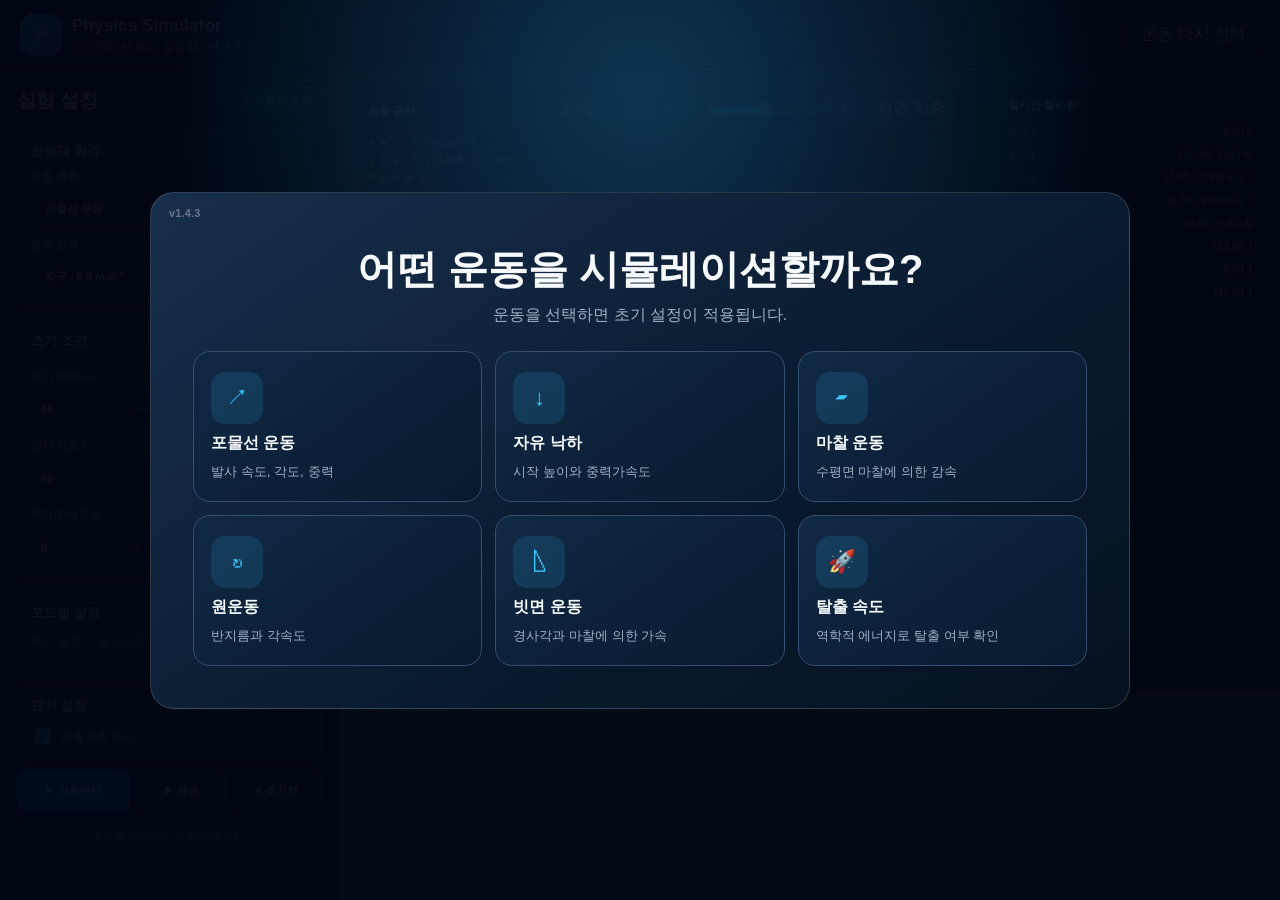
<file: index (1).html>
<!doctype html>

<html lang="ko">
<head>
  <meta charset="UTF-8">
  <meta name="viewport" content="width=device-width, initial-scale=1">
  <title>Physics Simulator</title>

  <style>
    :root {
      color-scheme: dark;
      --bg: #06101d;
      --panel: #0c1929;
      --panel2: #14263d;
      --border: #2f4868;
      --primary: #3bc8ff;
      --text: #f7fbff;
      --muted: #9fb1c5;
      --yellow: #ffda3d;
      --green: #43e6a1;
      --red: #ff667a;
    }

    * {
      box-sizing: border-box;
    }

    html,
    body {
      min-width: 320px;
      min-height: 100%;
    }

    body {
      margin: 0;
      background: var(--bg);
      color: var(--text);
      font-family:
        Pretendard,
        "Noto Sans KR",
        Arial,
        sans-serif;
    }

    button,
    input,
    select {
      font: inherit;
    }

    button {
      color: inherit;
      cursor: pointer;
    }

    header {
      min-height: 70px;
      padding: 12px 20px;
      display: flex;
      align-items: center;
      justify-content: space-between;
      gap: 14px;
      border-bottom: 1px solid var(--border);
      background: #081523;
    }

    .brand {
      display: flex;
      align-items: center;
      gap: 10px;
    }

    .logo {
      width: 42px;
      height: 42px;
      display: grid;
      place-items: center;
      border-radius: 13px;
      background: linear-gradient(140deg, var(--primary), #5366ff);
      font-size: 1.25rem;
      font-weight: 900;
    }

    .brand h1 {
      margin: 0;
      font-size: 1.08rem;
    }

    .brand p {
      margin: 3px 0 0;
      color: var(--muted);
      font-size: 0.72rem;
    }

    .header-button,
    .tool-button,
    .action-button {
      border: 1px solid var(--border);
      border-radius: 9px;
      background: var(--panel2);
    }

    .header-button {
      min-height: 38px;
      padding: 0 13px;
    }

    button:hover {
      border-color: var(--primary);
      background: #1b3858;
    }

    .app {
      height: calc(100vh - 70px);
      min-height: 650px;
      display: grid;
      grid-template-columns: 340px minmax(0, 1fr);
    }

    aside {
      padding: 17px;
      overflow-y: auto;
      border-right: 1px solid var(--border);
      background: #091625;
    }

    .panel-title {
      display: flex;
      align-items: center;
      justify-content: space-between;
      gap: 10px;
      margin-bottom: 13px;
    }

    .panel-title h2 {
      margin: 0;
      font-size: 1.2rem;
    }

    #modeBadge {
      padding: 6px 9px;
      border: 1px solid rgb(59 200 255 / 30%);
      border-radius: 999px;
      background: rgb(59 200 255 / 12%);
      color: #83dfff;
      font-size: 0.67rem;
    }

    .control-card {
      margin-bottom: 9px;
      padding: 13px;
      border: 1px solid var(--border);
      border-radius: 12px;
      background: var(--panel);
    }

    .control-card h3 {
      margin: 0 0 10px;
      font-size: 0.82rem;
    }

    label {
      margin-top: 9px;
      display: grid;
      gap: 5px;
      color: var(--muted);
      font-size: 0.7rem;
      font-weight: 600;
    }

    input,
    select {
      width: 100%;
      height: 38px;
      padding: 0 9px;
      border: 1px solid var(--border);
      border-radius: 8px;
      outline: 0;
      background: #06121f;
      color: var(--text);
    }

    input:focus,
    select:focus {
      border-color: var(--primary);
    }

    .input-unit {
      display: grid;
      grid-template-columns: minmax(0, 1fr) auto;
      align-items: center;
      overflow: hidden;
      border: 1px solid var(--border);
      border-radius: 8px;
      background: #06121f;
    }

    .input-unit input {
      min-width: 0;
      border: 0;
      border-radius: 0;
    }

    .input-unit span {
      padding-right: 8px;
      color: #748a9f;
      font-size: 0.61rem;
      white-space: nowrap;
    }

    .two-columns {
      display: grid;
      grid-template-columns: 1fr 1fr;
      gap: 7px;
    }

    .check-label {
      display: flex;
      align-items: center;
      gap: 7px;
    }

    .check-label input {
      width: 16px;
      height: 16px;
      accent-color: var(--primary);
    }

    .mode-settings {
      display: none;
    }

    .mode-settings.active {
      display: block;
    }

    .actions {
      display: grid;
      grid-template-columns: 1.25fr 1fr 1fr;
      gap: 6px;
    }

    .action-button {
      min-height: 41px;
      font-size: 0.7rem;
      font-weight: 700;
    }

    .primary {
      border-color: #087fbe;
      background: linear-gradient(135deg, #087fbe, #176fd0);
    }

    #message {
      min-height: 37px;
      margin: 9px 0 0;
      padding: 9px;
      border-radius: 8px;
      background: rgb(255 255 255 / 4%);
      color: var(--muted);
      text-align: center;
      font-size: 0.67rem;
      line-height: 1.45;
    }

    #energyStatus {
      margin-top: 8px;
      padding: 8px;
      border-radius: 8px;
      text-align: center;
      font-size: 0.68rem;
      font-weight: 700;
      display: none;
    }

    #energyStatus.escape {
      display: block;
      color: #43e6a1;
      background: rgb(67 230 161 / 10%);
      border: 1px solid rgb(67 230 161 / 20%);
    }

    #energyStatus.bound {
      display: block;
      color: #ff667a;
      background: rgb(255 102 122 / 10%);
      border: 1px solid rgb(255 102 122 / 20%);
    }

    #energyStatus.minimum {
      display: block;
      color: #ffda3d;
      background: rgb(255 218 61 / 10%);
      border: 1px solid rgb(255 218 61 / 20%);
    }

    .simulation {
      position: relative;
      min-width: 0;
      min-height: 650px;
      overflow: hidden;
      background: #020811;
    }

    #canvas {
      position: absolute;
      inset: 0;
      display: block;
      width: 100%;
      height: 100%;
    }

    .tools {
      position: absolute;
      z-index: 5;
      top: 15px;
      left: 50%;
      padding: 5px;
      display: flex;
      gap: 5px;
      transform: translateX(-50%);
      border: 1px solid rgb(255 255 255 / 12%);
      border-radius: 11px;
      background: rgb(7 19 34 / 84%);
    }

    .tool-button {
      min-width: 37px;
      height: 34px;
      padding: 0 9px;
    }

    .tools input[type="range"] {
      width: 110px;
      height: 34px;
      padding: 0;
      accent-color: var(--primary);
      background: transparent;
      border: 0;
    }

    .overlay {
      position: absolute;
      z-index: 4;
      top: 15px;
      width: 270px;
      max-height: calc(100% - 80px);
      padding: 12px;
      overflow-y: auto;
      border: 1px solid rgb(255 255 255 / 12%);
      border-radius: 12px;
      background: rgb(5 14 27 / 80%);
      backdrop-filter: blur(9px);
    }

    .formula-card {
      left: 15px;
      color: #ffe36c;
    }

    .info-card {
      right: 15px;
    }

    .overlay-title {
      margin-bottom: 9px;
      display: flex;
      justify-content: space-between;
      align-items: center;
      gap: 8px;
      color: white;
      font-size: 0.7rem;
    }

    .overlay-title button {
      min-height: 27px;
      padding: 3px 7px;
      border: 1px solid var(--border);
      border-radius: 7px;
      background: var(--panel2);
      color: white;
      font-size: 0.61rem;
    }

    #formulaText {
      margin: 0;
      white-space: pre-wrap;
      font: 0.66rem/1.65 Consolas, monospace;
    }

    .physics-row {
      padding: 4px 0;
      display: grid;
      grid-template-columns: minmax(70px, 1fr) auto;
      gap: 8px;
      border-bottom: 1px solid rgb(255 255 255 / 6%);
      font-size: 0.65rem;
    }

    .physics-name {
      color: #a8bacd;
    }

    .physics-value {
      color: #71dcff;
      text-align: right;
      white-space: nowrap;
    }

    .energy-positive {
      color: var(--green) !important;
    }

    .energy-negative {
      color: var(--red) !important;
    }

    .energy-zero {
      color: var(--yellow) !important;
    }

    .escape-help {
      margin-top: 9px;
      padding: 9px;
      border-radius: 8px;
      background: rgb(59 200 255 / 7%);
      color: var(--muted);
      font-size: 0.64rem;
      line-height: 1.55;
    }

    .escape-help strong {
      color: #83dfff;
    }

    /* 운동 선택 모달 */

    .modal {
      position: fixed;
      z-index: 999999;
      inset: 0;
      padding: 20px;
      display: grid;
      place-items: center;
      background:
        radial-gradient(circle at 50% 10%, rgb(33 119 177 / 40%), transparent 45%),
        rgb(2 8 18 / 96%);
    }

    .modal.hidden {
      display: none;
    }

    .mode-dialog {
      position: relative;
      width: min(980px, 96vw);
      max-height: 92vh;
      padding: clamp(24px, 4vw, 42px);
      overflow-y: auto;
      border: 1px solid rgb(255 255 255 / 15%);
      border-radius: 24px;
      background: linear-gradient(145deg, #172f4b, #091a2e 60%, #06111f);
    }

    .version-badge {
      position: absolute;
      top: 14px;
      left: 18px;
      color: rgb(255 255 255 / 35%);
      font-size: 0.68rem;
      font-weight: 600;
      letter-spacing: 0.02em;
      pointer-events: none;
    }

    .mode-dialog h2 {
      margin: 7px 0 8px;
      text-align: center;
      font-size: clamp(1.6rem, 4vw, 2.5rem);
    }

    .mode-dialog > p {
      margin: 0 0 25px;
      color: var(--muted);
      text-align: center;
    }

    .mode-grid {
      display: grid;
      grid-template-columns: repeat(3, minmax(0, 1fr));
      gap: 13px;
    }

    .mode-button {
      min-height: 145px;
      padding: 20px 17px;
      display: flex;
      flex-direction: column;
      align-items: flex-start;
      justify-content: center;
      gap: 9px;
      border: 1px solid #354e6f;
      border-radius: 17px;
      background: linear-gradient(145deg, #102944, #081a2e);
      text-align: left;
    }

    .mode-button:hover {
      transform: translateY(-4px);
      border-color: var(--primary);
      background: #164569;
    }

    .mode-button span {
      width: 52px;
      height: 52px;
      display: grid;
      place-items: center;
      border-radius: 14px;
      background: rgb(59 200 255 / 13%);
      color: var(--primary);
      font-size: 1.4rem;
    }

    .mode-button small {
      color: var(--muted);
    }

    /* 공식 설명 모달 */

    .formula-dialog {
      width: min(650px, 96vw);
      max-height: 90vh;
      padding: 22px;
      overflow-y: auto;
      border: 1px solid var(--border);
      border-radius: 18px;
      background: #0b192b;
    }

    .dialog-heading {
      display: flex;
      justify-content: space-between;
      gap: 12px;
    }

    .dialog-heading h2 {
      margin: 0;
    }

    .close-button {
      width: 37px;
      height: 37px;
      border: 1px solid var(--border);
      border-radius: 9px;
      background: var(--panel2);
    }

    #formulaDescription {
      margin-top: 16px;
      color: #d7e3f1;
      line-height: 1.75;
    }

    #formulaDescription pre {
      padding: 12px;
      border-radius: 9px;
      background: #06121f;
      color: #ffe36c;
      white-space: pre-wrap;
    }

    @media (max-width: 850px) {
      .app {
        grid-template-columns: 300px minmax(0, 1fr);
      }

      .overlay {
        width: 215px;
      }
    }

    @media (max-width: 700px) {
      body {
        overflow: auto;
      }

      .app {
        height: auto;
        display: flex;
        flex-direction: column;
      }

      .simulation {
        order: 1;
        height: 62vh;
        min-height: 500px;
      }

      aside {
        order: 2;
        overflow: visible;
        border-top: 1px solid var(--border);
        border-right: 0;
      }

      .overlay {
        top: auto;
        bottom: 8px;
        width: calc(50% - 10px);
        max-height: 180px;
        padding: 8px;
      }

      .formula-card {
        left: 5px;
      }

      .info-card {
        right: 5px;
      }

      .mode-grid {
        grid-template-columns: 1fr 1fr;
        gap: 8px;
      }

      .mode-button {
        min-height: 120px;
      }
    }
  </style>


<script>
/* v1.4.2.1: keep escape-velocity initial speed controls synchronized with the simulation */
(function () {
  function syncEscapeInitialSpeed() {
    const selectors = [
      '#escapeInitialSpeed', '#initialSpeed', '#escape-speed',
      '[name="escapeInitialSpeed"]', '[name="initialSpeed"]'
    ];
    let el = null;
    for (const s of selectors) {
      el = document.querySelector(s);
      if (el) break;
    }
    if (!el) return;

    const value = Number(el.value);
    if (!Number.isFinite(value)) return;

    // Update common global/state variable names used by the simulator.
    if (typeof window.initialSpeed !== 'undefined') window.initialSpeed = value;
    if (typeof window.escapeInitialSpeed !== 'undefined') window.escapeInitialSpeed = value;
    if (typeof window.v0 !== 'undefined') window.v0 = value;
    if (typeof window.initialVelocity !== 'undefined') window.initialVelocity = value;

    // Update matching output labels.
    document.querySelectorAll(
      '#escapeInitialSpeedValue, #initialSpeedValue, [data-for="escapeInitialSpeed"], [data-for="initialSpeed"]'
    ).forEach(out => out.textContent = value);
  }

  document.addEventListener('DOMContentLoaded', function () {
    document.querySelectorAll(
      '#escapeInitialSpeed, #initialSpeed, #escape-speed, [name="escapeInitialSpeed"], [name="initialSpeed"]'
    ).forEach(el => {
      el.addEventListener('input', syncEscapeInitialSpeed);
      el.addEventListener('change', syncEscapeInitialSpeed);
    });
    syncEscapeInitialSpeed();
  });
})();
</script>

</head>

<body>

  <!-- 운동 선택 -->

  <div id="modeModal" class="modal">
    <section class="mode-dialog">
      <span class="version-badge">v1.4.3</span>


  <h2>어떤 운동을 시뮬레이션할까요?</h2>
  <p>운동을 선택하면 초기 설정이 적용됩니다.</p>

  <div class="mode-grid">
    <button class="mode-button" type="button" data-mode="projectile">
      <span>↗</span>
      <strong>포물선 운동</strong>
      <small>발사 속도, 각도, 중력</small>
    </button>

    <button class="mode-button" type="button" data-mode="freefall">
      <span>↓</span>
      <strong>자유 낙하</strong>
      <small>시작 높이와 중력가속도</small>
    </button>

    <button class="mode-button" type="button" data-mode="friction">
      <span>▰</span>
      <strong>마찰 운동</strong>
      <small>수평면 마찰에 의한 감속</small>
    </button>

    <button class="mode-button" type="button" data-mode="circular">
      <span>↻</span>
      <strong>원운동</strong>
      <small>반지름과 각속도</small>
    </button>

    <button class="mode-button" type="button" data-mode="incline">
      <span>◺</span>
      <strong>빗면 운동</strong>
      <small>경사각과 마찰에 의한 가속</small>
    </button>

    <button class="mode-button" type="button" data-mode="escape">
      <span>🚀</span>
      <strong>탈출 속도</strong>
      <small>역학적 에너지로 탈출 여부 확인</small>
    </button>
  </div>
</section>


  </div>

  <!-- 공식 설명 -->

  <div id="formulaModal" class="modal hidden">
    <section class="formula-dialog">
      <div class="dialog-heading">
        <h2 id="formulaTitle">공식 설명</h2>
        <button id="closeFormula" class="close-button" type="button">×</button>
      </div>


  <div id="formulaDescription"></div>
</section>


  </div>

  <header>
    <div class="brand">
      <div class="logo">P</div>
      <div>
        <h1>Physics Simulator</h1>
        <p>인터랙티브 물리 실험실 · v1.4.3</p>
      </div>
    </div>


<button id="openMode" class="header-button" type="button">
  운동 다시 선택
</button>


  </header>

  <main class="app">


<aside>

  <div class="panel-title">
    <h2>실험 설정</h2>
    <span id="modeBadge">포물선 운동</span>
  </div>

  <!-- 운동과 환경 -->
  <section class="control-card">
    <h3>운동과 환경</h3>

    <label>
      운동 종류
      <select id="mode">
        <option value="projectile">포물선 운동</option>
        <option value="freefall">자유 낙하</option>
        <option value="friction">마찰 운동</option>
        <option value="circular">원운동</option>
        <option value="incline">빗면 운동</option>
        <option value="escape">탈출 속도</option>
      </select>
    </label>

    <label>
      중력 환경
      <select id="gravity">
        <option value="9.8">지구 · 9.8 m·s⁻²</option>
        <option value="1.62">달 · 1.62 m·s⁻²</option>
        <option value="3.72">화성 · 3.72 m·s⁻²</option>
        <option value="0">무중력 · 0 m·s⁻²</option>
      </select>
    </label>
  </section>

  <!-- 초기 조건 -->
  <section class="control-card">
    <h3>초기 조건</h3>

    <div class="two-columns">

      <label>
        초기 속력 v₀
        <div class="input-unit">
          <input id="speed" type="number" value="15" step="0.1">
          <span>m·s⁻¹</span>
        </div>
      </label>

      <label>
        질량 m
        <div class="input-unit">
          <input id="mass" type="number" value="1" min="0.01" step="0.1">
          <span>kg</span>
        </div>
      </label>

    </div>

    <label>
      발사 각도 θ
      <div class="input-unit">
        <input id="angle" type="number" value="60" step="1">
        <span>°</span>
      </div>
    </label>

    <div class="two-columns">

      <label>
        추가 가속도 aₓ
        <div class="input-unit">
          <input id="accelerationX" type="number" value="0" step="0.1">
          <span>m·s⁻²</span>
        </div>
      </label>

      <label>
        추가 가속도 aᵧ
        <div class="input-unit">
          <input id="accelerationY" type="number" value="0" step="0.1">
          <span>m·s⁻²</span>
        </div>
      </label>

    </div>
  </section>

  <!-- 모드별 설정 -->
  <section class="control-card">
    <h3>모드별 설정</h3>

    <div id="freefallSettings" class="mode-settings">

      <label>
        시작 높이 h₀
        <div class="input-unit">
          <input id="freefallHeight" type="number" value="25" min="1" step="1">
          <span>m</span>
        </div>
      </label>

    </div>

    <div id="frictionSettings" class="mode-settings">

      <label>
        운동마찰계수 μₖ
        <input id="frictionCoefficient" type="number" value="0.3" min="0" step="0.01">
      </label>

    </div>

    <div id="circularSettings" class="mode-settings">

      <label>
        반지름 r
        <div class="input-unit">
          <input id="radius" type="number" value="10" min="1" step="0.5">
          <span>m</span>
        </div>
      </label>

      <label>
        각속도 ω
        <div class="input-unit">
          <input id="angularVelocity" type="number" value="1" step="0.1">
          <span>rad·s⁻¹</span>
        </div>
      </label>

    </div>

    <div id="inclineSettings" class="mode-settings">

      <label>
        경사각 φ
        <div class="input-unit">
          <input id="inclineAngle" type="number" value="30" min="0" max="89" step="1">
          <span>°</span>
        </div>
      </label>

      <label>
        정지/운동마찰계수 μ
        <input id="inclineFriction" type="number" value="0.2" min="0" step="0.01">
      </label>

    </div>

    <div id="escapeSettings" class="mode-settings">

      <label>
        표면 중력가속도 g₀
        <div class="input-unit">
          <input id="planetGravity" type="number" value="9.8" min="0.01" step="0.1">
          <span>m·s⁻²</span>
        </div>
      </label>

      <label>
        천체 반지름 R
        <div class="input-unit">
          <input id="planetRadius" type="number" value="35" min="1" step="0.5">
          <span>m</span>
        </div>
      </label>

      <label class="check-label">
        <input id="useEscapeSpeed" type="checkbox" checked>
        계산된 탈출 속도로 발사
      </label>

      <label>
        시점
        <select id="escapeView">
          <option value="planet">행성 고정 (물체가 움직입니다)</option>
          <option value="object">물체 고정 (행성이 움직입니다)</option>
        </select>
      </label>

      <div class="escape-help">
        <strong>탈출 조건</strong><br>
        E = K + U<br>
        E &gt; 0 : 탈출<br>
        E = 0 : 최소 탈출 조건<br>
        E &lt; 0 : 다시 행성으로 낙하
      </div>

    </div>

    <p id="noExtraSettings" style="color:var(--muted);font-size:.72rem;">
      추가 설정이 필요하지 않습니다.
    </p>
  </section>

  <!-- 에너지 상태 -->
  <div id="energyStatus"></div>

  <!-- 표시 설정 -->
  <section class="control-card">
    <h3>표시 설정</h3>

    <label class="check-label">
      <input id="showTrail" type="checkbox" checked>
      운동 경로 표시
    </label>
  </section>

  <!-- 버튼 -->
  <div class="actions">

    <button id="start" class="action-button primary" type="button">
      ▶ 처음부터
    </button>

    <button id="playPause" class="action-button" type="button">
      ▶ 재생
    </button>

    <button id="reset" class="action-button" type="button">
      ↻ 초기화
    </button>

  </div>

  <p id="message">
    운동을 선택하고 실행해 주세요.
  </p>

</aside>

<!-- 시뮬레이션 -->
<section id="simulation" class="simulation">

  <canvas id="canvas"></canvas>

  <div class="tools">

    <button id="zoomOut" class="tool-button" type="button">
      −
    </button>

    <input
      id="zoomSlider"
      type="range"
      min="0"
      max="100"
      value="50"
      step="0.1"
    >

    <button id="zoomIn" class="tool-button" type="button">
      ＋
    </button>

    <button id="fitView" class="tool-button" type="button">
      화면 맞춤
    </button>

  </div>

  <div class="overlay formula-card">

    <div class="overlay-title">
      <strong>적용 공식</strong>

      <button id="showFormula" type="button">
        공식 설명
      </button>
    </div>

    <pre id="formulaText"></pre>

  </div>

  <div class="overlay info-card">

    <div class="overlay-title">
      <strong>실시간 물리량</strong>
    </div>

    <div id="physicsInfo"></div>

  </div>

</section>


  </main>

  <script>
    "use strict";

    const MODES = {

      projectile: {
        name: "포물선 운동",
        speed: 15,
        angle: 60,

        formula:
`x = x₀ + v₀cosθ·t
y = y₀ + v₀sinθ·t − ½gt²
F⃗g = m g⃗`,

        explanation:
          "수평 방향에는 사용자가 추가한 가속도 aₓ가 작용하고, " +
          "수직 방향에는 중력가속도 −g와 추가 가속도 aᵧ가 작용합니다."
      },

      freefall: {
        name: "자유 낙하",
        speed: 0,
        angle: 270,

        formula:
`vᵧ = v₀ᵧ − gt
y = y₀ + v₀ᵧt − ½gt²`,

        explanation:
          "물체가 중력의 영향으로 수직 낙하합니다. " +
          "공기저항을 무시하면 질량과 관계없이 같은 중력가속도를 갖습니다."
      },

      friction: {
        name: "마찰 운동",
        speed: 15,
        angle: 0,

        formula:
`fₖ = μₖN = μₖmg
aₓ = −μₖg·sgn(vₓ)`,

        explanation:
          "운동마찰력은 수직항력 N에 비례하며 물체의 운동 방향과 반대로 작용합니다."
      },

      circular: {
        name: "원운동",
        speed: 10,
        angle: 0,

        formula:
`v = rω
a꜀ = rω² = v²/r
F꜀ = mrω²`,

        explanation:
          "속력은 일정하지만 속도 방향이 계속 변하므로 " +
          "원의 중심을 향하는 구심가속도와 구심력이 존재합니다."
      },

      incline: {
        name: "빗면 운동",
        speed: 0,
        angle: 0,

        formula:
`a = g sinφ − μg cosφ
N = mg cosφ
fₖ = μN`,

        explanation:
          "빗면에 놓인 물체는 중력의 빗면 방향 성분에 의해 가속되고, " +
          "마찰력은 운동 방향과 반대로 작용합니다."
      },

      escape: {
        name: "탈출 속도",
        speed: 26.19,
        angle: 90,

        formula:
`v_escape = √(2g₀R)
U = −GMm/r
E = K + U

E > 0  → 탈출
E = 0  → 최소 탈출
E < 0  → 탈출 불가`,

        explanation:
          "탈출 여부는 역학적 에너지 E = K + U로 판단합니다. " +
          "천체 표면에서 U = −g₀Rm이고, " +
          "탈출 속도는 E = 0이 되는 최소 속력입니다. " +
          "따라서 발사 속력이 탈출 속도보다 작으면 E < 0이 되어 " +
          "물체는 최고점에 도달한 뒤 다시 천체로 떨어집니다."
      }

    };

    const get = (id) => document.getElementById(id);

    const modeModal = get("modeModal");
    const formulaModal = get("formulaModal");

    const modeSelect = get("mode");
    const modeBadge = get("modeBadge");

    const speedInput = get("speed");
    const massInput = get("mass");
    const angleInput = get("angle");

    const accelerationXInput = get("accelerationX");
    const accelerationYInput = get("accelerationY");

    const gravitySelect = get("gravity");

    const freefallHeightInput = get("freefallHeight");
    const frictionInput = get("frictionCoefficient");

    const radiusInput = get("radius");
    const angularVelocityInput = get("angularVelocity");

    const inclineAngleInput = get("inclineAngle");
    const inclineFrictionInput = get("inclineFriction");

    const planetGravityInput = get("planetGravity");
    const planetRadiusInput = get("planetRadius");

    const useEscapeSpeedInput = get("useEscapeSpeed");
    const escapeViewSelect = get("escapeView");

    const zoomSlider = get("zoomSlider");
    const showTrailInput = get("showTrail");

    const startButton = get("start");
    const playPauseButton = get("playPause");
    const resetButton = get("reset");

    const message = get("message");
    const energyStatus = get("energyStatus");

    const formulaText = get("formulaText");
    const physicsInfo = get("physicsInfo");

    const simulation = get("simulation");
    const canvas = get("canvas");
    const context = canvas.getContext("2d");

    let running = false;

    let elapsed = 0;

    let x = 0;
    let y = 0;

    let velocityX = 0;
    let velocityY = 0;

    let accelerationX = 0;
    let accelerationY = 0;

    let circularAngle = 0;

    let trail = [];

    let zoom = 1;

    let cameraX = 0;
    let cameraY = 0;

    let previousTime = performance.now();

    let inclineDistance = 0;
    let inclineVelocity = 0;

    const MIN_ZOOM = 0.02;
    const MAX_ZOOM = 50;

    const ENERGY_EPSILON = 0.05;

    // 탈출 판정의 기준이 되는 초기 역학적 에너지.
    // 수치 적분 오차 때문에 E<0 물체가 장시간 후 E>0으로
    // 잘못 판정되는 것을 막습니다.
    let escapeInitialEnergy = null;


    function numberValue(input, fallback = 0) {
      const value = Number(input.value);

      return Number.isFinite(value)
        ? value
        : fallback;
    }


    function currentMode() {
      return MODES[modeSelect.value];
    }


    /*
      탈출 속도

      v_escape = √(2g₀R)
    */
    function computeEscapeSpeed() {

      const surfaceGravity =
        Math.max(
          numberValue(planetGravityInput, 9.8),
          0.0001
        );

      const planetRadius =
        Math.max(
          numberValue(planetRadiusInput, 35),
          1
        );

      return Math.sqrt(
        2 * surfaceGravity * planetRadius
      );
    }


    /*
      탈출 모드의 중력 퍼텐셜 에너지

      GM = g₀R²

      U = -GMm/r

        = -g₀R²m/r
    */
    function computeEscapePotentialEnergy() {

      const mass =
        Math.max(
          numberValue(massInput, 1),
          0.01
        );

      const surfaceGravity =
        Math.max(
          numberValue(planetGravityInput, 9.8),
          0.0001
        );

      const planetRadius =
        Math.max(
          numberValue(planetRadiusInput, 35),
          1
        );

      const distanceFromCenter =
        Math.max(
          Math.hypot(x, y),
          0.0001
        );

      return (
        -surfaceGravity *
        planetRadius *
        planetRadius *
        mass /
        distanceFromCenter
      );
    }


    /*
      탈출 모드의 역학적 에너지

      E = K + U
    */
    function computeEscapeMechanicalEnergy() {

      const mass =
        Math.max(
          numberValue(massInput, 1),
          0.01
        );

      const speed =
        Math.hypot(
          velocityX,
          velocityY
        );

      const kineticEnergy =
        0.5 * mass * speed * speed;

      const potentialEnergy =
        computeEscapePotentialEnergy();

      return kineticEnergy + potentialEnergy;
    }


    function updateEnergyStatus() {

      if (modeSelect.value !== "escape") {

        energyStatus.className = "";
        energyStatus.textContent = "";

        return;
      }

      const energy =
        computeEscapeMechanicalEnergy();

      if (energy > ENERGY_EPSILON) {

        energyStatus.className = "escape";

        energyStatus.textContent =
          "E > 0 · 탈출 가능";

      } else if (energy < -ENERGY_EPSILON) {

        energyStatus.className = "bound";

        energyStatus.textContent =
          "E < 0 · 중력에 묶임";

      } else {

        energyStatus.className = "minimum";

        energyStatus.textContent =
          "E ≈ 0 · 최소 탈출 조건";
      }
    }


    function updateModeInterface() {

      const mode = modeSelect.value;
      const data = currentMode();

      modeBadge.textContent = data.name;

      formulaText.textContent = data.formula;

      get("freefallSettings")
        .classList
        .toggle(
          "active",
          mode === "freefall"
        );

      get("frictionSettings")
        .classList
        .toggle(
          "active",
          mode === "friction"
        );

      get("circularSettings")
        .classList
        .toggle(
          "active",
          mode === "circular"
        );

      get("inclineSettings")
        .classList
        .toggle(
          "active",
          mode === "incline"
        );

      get("escapeSettings")
        .classList
        .toggle(
          "active",
          mode === "escape"
        );

      get("noExtraSettings").style.display =
        mode === "projectile"
          ? "block"
          : "none";

      updateEnergyStatus();
    }


    function selectMode(mode) {

      if (!MODES[mode]) {
        return;
      }

      modeSelect.value = mode;

      speedInput.value =
        MODES[mode].speed;

      angleInput.value =
        MODES[mode].angle;

      updateModeInterface();

      resetSimulation(true);

      modeModal.classList.add("hidden");

      message.textContent =
        `${MODES[mode].name} 모드가 선택되었습니다.`;
    }


    function resizeCanvas() {

      const rectangle =
        simulation.getBoundingClientRect();

      const ratio =
        Math.min(
          window.devicePixelRatio || 1,
          2
        );

      canvas.width =
        Math.max(
          1,
          Math.round(rectangle.width * ratio)
        );

      canvas.height =
        Math.max(
          1,
          Math.round(rectangle.height * ratio)
        );

      canvas.style.width =
        `${rectangle.width}px`;

      canvas.style.height =
        `${rectangle.height}px`;

      context.setTransform(
        ratio,
        0,
        0,
        ratio,
        0,
        0
      );
    }


    function autoFitEscapeZoom() {

      const planetRadius =
        Math.max(
          numberValue(planetRadiusInput, 35),
          1
        );

      const baseScale =
        Math.max(
          5,
          simulation.clientWidth / 80
        );

      const desiredScreenRadius =
        Math.min(
          simulation.clientWidth,
          simulation.clientHeight
        ) * 0.32;

      return Math.min(
        Math.max(
          desiredScreenRadius /
          (planetRadius * baseScale),
          MIN_ZOOM
        ),
        MAX_ZOOM
      );
    }


    function setZoom(nextZoom) {

      zoom =
        Math.min(
          Math.max(
            nextZoom,
            MIN_ZOOM
          ),
          MAX_ZOOM
        );

      const t =
        Math.log(
          zoom / MIN_ZOOM
        ) /
        Math.log(
          MAX_ZOOM / MIN_ZOOM
        );

      zoomSlider.value =
        (
          Math.min(
            Math.max(t, 0),
            1
          ) * 100
        ).toFixed(1);
    }


    function updateCamera() {

      const mode =
        modeSelect.value;

      if (
        mode === "escape" &&
        escapeViewSelect.value === "object"
      ) {

        cameraX = x;
        cameraY = y;

      } else {

        cameraX = 0;
        cameraY = 0;
      }
    }


    function resetSimulation(resetZoom = false) {

      running = false;

      elapsed = 0;

      trail = [];

      const mode =
        modeSelect.value;

      if (mode !== "escape") {
        escapeInitialEnergy = null;
      }

      const speed =
        numberValue(speedInput);

      const angle =
        numberValue(angleInput) *
        Math.PI / 180;

      x = -20;
      y = 1;

      velocityX =
        speed * Math.cos(angle);

      velocityY =
        speed * Math.sin(angle);

      accelerationX =
        numberValue(
          accelerationXInput
        );

      accelerationY =
        numberValue(
          accelerationYInput
        ) -
        numberValue(
          gravitySelect,
          9.8
        );


      /* 자유 낙하 */

      if (mode === "freefall") {

        x = 0;

        y =
          numberValue(
            freefallHeightInput,
            25
          );

        velocityX = 0;

        velocityY =
          -Math.abs(speed);
      }


      /* 마찰 운동 */

      if (mode === "friction") {

        x = -20;
        y = 1;

        velocityY = 0;

        accelerationY = 0;
      }


      /* 원운동 */

      if (mode === "circular") {

        const radius =
          Math.max(
            numberValue(
              radiusInput,
              10
            ),
            1
          );

        circularAngle = 0;

        x = radius;
        y = 8;
      }


      /* 빗면 */

      if (mode === "incline") {

        inclineDistance = 0;

        inclineVelocity = 0;

        x = 0;
        y = 0;
      }


      /*
        탈출 속도

        여기서 체크박스가 켜져 있으면
        자동으로 v_escape를 넣습니다.

        체크박스를 끄면 사용자가 입력한
        속도를 그대로 사용합니다.
      */

      if (mode === "escape") {

        const planetRadius =
          Math.max(
            numberValue(
              planetRadiusInput,
              35
            ),
            1
          );

        x = 0;
        y = planetRadius;

        const escapeSpeed =
          computeEscapeSpeed();

        if (
          useEscapeSpeedInput.checked
        ) {

          speedInput.value =
            escapeSpeed.toFixed(2);
        }

        const currentSpeed =
          numberValue(
            speedInput,
            escapeSpeed
          );

        const launchAngle =
          numberValue(
            angleInput,
            90
          ) *
          Math.PI / 180;

        velocityX =
          currentSpeed *
          Math.cos(launchAngle);

        velocityY =
          currentSpeed *
          Math.sin(launchAngle);

        /*
          초기 에너지에 따른 상태 표시
        */

        escapeInitialEnergy =
          computeEscapeMechanicalEnergy();

        const energy =
          escapeInitialEnergy;

        if (energy > ENERGY_EPSILON) {

          message.textContent =
            "E > 0 : 물체가 탈출합니다.";

        } else if (
          energy < -ENERGY_EPSILON
        ) {

          message.textContent =
            "E < 0 : 물체가 다시 행성으로 떨어집니다.";

        } else {

          message.textContent =
            "E ≈ 0 : 최소 탈출 조건입니다.";
        }
      }


      if (resetZoom) {

        setZoom(
          mode === "escape"
            ? autoFitEscapeZoom()
            : 1
        );
      }

      playPauseButton.textContent =
        "▶ 재생";

      updatePhysicsInfo();

      draw();
    }


    function update(deltaTime) {

      const mode =
        modeSelect.value;

      const gravity =
        numberValue(
          gravitySelect,
          9.8
        );


      /* =========================
         원운동
         ========================= */

      if (mode === "circular") {

        const radius =
          Math.max(
            numberValue(
              radiusInput,
              10
            ),
            1
          );

        const omega =
          numberValue(
            angularVelocityInput,
            1
          );

        circularAngle +=
          omega * deltaTime;

        x =
          radius *
          Math.cos(circularAngle);

        y =
          8 +
          radius *
          Math.sin(circularAngle);

        velocityX =
          -radius *
          omega *
          Math.sin(circularAngle);

        velocityY =
          radius *
          omega *
          Math.cos(circularAngle);

        accelerationX =
          -radius *
          omega *
          omega *
          Math.cos(circularAngle);

        accelerationY =
          -radius *
          omega *
          omega *
          Math.sin(circularAngle);


      /*
        =========================
        빗면 운동
        =========================
      */

      } else if (mode === "incline") {

        const inclineAngle =
          Math.max(
            0,
            Math.min(
              89,
              numberValue(
                inclineAngleInput,
                30
              )
            )
          ) *
          Math.PI / 180;

        const frictionCoefficient =
          Math.max(
            numberValue(
              inclineFrictionInput,
              0.2
            ),
            0
          );

        const gravityComponent =
          gravity *
          Math.sin(inclineAngle);

        const normalForceComponent =
          gravity *
          Math.cos(inclineAngle);

        let frictionAcceleration =
          frictionCoefficient *
          normalForceComponent;

        if (
          Math.abs(inclineVelocity) <
          0.0005
        ) {

          if (
            gravityComponent <=
            frictionAcceleration
          ) {

            inclineVelocity = 0;

            frictionAcceleration =
              gravityComponent;

          } else {

            frictionAcceleration =
              frictionCoefficient *
              normalForceComponent;
          }

        } else {

          frictionAcceleration =
            Math.sign(inclineVelocity) *
            frictionCoefficient *
            normalForceComponent;
        }

        const inclineAcceleration =
          gravityComponent -
          frictionAcceleration;

        inclineVelocity +=
          inclineAcceleration *
          deltaTime;

        inclineDistance +=
          inclineVelocity *
          deltaTime;

        if (inclineDistance < 0) {

          inclineDistance = 0;

          inclineVelocity = 0;
        }

        x =
          inclineDistance *
          Math.cos(inclineAngle);

        y =
          Math.max(
            numberValue(
              radiusInput,
              10
            ),
            10
          ) -
          inclineDistance *
          Math.sin(inclineAngle);

        velocityX =
          inclineVelocity *
          Math.cos(inclineAngle);

        velocityY =
          -inclineVelocity *
          Math.sin(inclineAngle);

        accelerationX =
          inclineAcceleration *
          Math.cos(inclineAngle);

        accelerationY =
          -inclineAcceleration *
          Math.sin(inclineAngle);

        if (
          inclineDistance > 0 &&
          y <= 0.01
        ) {

          running = false;

          playPauseButton.textContent =
            "▶ 재생";

          message.textContent =
            "물체가 빗면 끝에 도달했습니다.";
        }


      /*
        =========================
        탈출 속도
        =========================
      */

      } else if (mode === "escape") {

        const surfaceGravity =
          Math.max(
            numberValue(
              planetGravityInput,
              9.8
            ),
            0.0001
          );

        const planetRadius =
          Math.max(
            numberValue(
              planetRadiusInput,
              35
            ),
            1
          );

        const distanceFromCenter =
          Math.max(
            Math.hypot(x, y),
            0.01
          );

        /*
          g(r) = g₀R²/r²
        */

        const gravitationalAcceleration =
          surfaceGravity *
          planetRadius *
          planetRadius /
          (
            distanceFromCenter *
            distanceFromCenter
          );

        /*
          중력 방향은 항상
          행성 중심 방향
        */

        accelerationX =
          -gravitationalAcceleration *
          (
            x /
            distanceFromCenter
          );

        accelerationY =
          -gravitationalAcceleration *
          (
            y /
            distanceFromCenter
          );

        // Velocity Verlet:
        // 단순 Euler 적분은 장시간 시뮬레이션에서 에너지를 인위적으로
        // 증가시켜 탈출 불가(v0 < v_escape) 물체가 탈출하는 문제가 생길 수 있습니다.
        const oldAccelerationX = accelerationX;
        const oldAccelerationY = accelerationY;

        x +=
          velocityX * deltaTime +
          0.5 * oldAccelerationX * deltaTime * deltaTime;

        y +=
          velocityY * deltaTime +
          0.5 * oldAccelerationY * deltaTime * deltaTime;

        const newDistanceForAcceleration =
          Math.max(Math.hypot(x, y), 0.01);

        const newGravitationalAcceleration =
          surfaceGravity *
          planetRadius *
          planetRadius /
          (
            newDistanceForAcceleration *
            newDistanceForAcceleration
          );

        const newAccelerationX =
          -newGravitationalAcceleration *
          (x / newDistanceForAcceleration);

        const newAccelerationY =
          -newGravitationalAcceleration *
          (y / newDistanceForAcceleration);

        velocityX +=
          0.5 *
          (oldAccelerationX + newAccelerationX) *
          deltaTime;

        velocityY +=
          0.5 *
          (oldAccelerationY + newAccelerationY) *
          deltaTime;

        accelerationX = newAccelerationX;
        accelerationY = newAccelerationY;


        /*
          행성 표면과 충돌
        */

        const newDistance =
          Math.max(
            Math.hypot(x, y),
            0.0001
          );

        if (
          newDistance <
          planetRadius
        ) {

          const pushOut =
            planetRadius /
            newDistance;

          x *= pushOut;
          y *= pushOut;

          velocityX = 0;
          velocityY = 0;

          running = false;

          playPauseButton.textContent =
            "▶ 재생";

          message.textContent =
            "E < 0 : 물체가 행성 표면으로 돌아왔습니다.";
        }


        /*
          역학적 에너지에 따른
          실시간 상태 표시
        */

        updateEnergyStatus();


      /*
        =========================
        일반 운동
        =========================
      */

      } else {

        accelerationX =
          numberValue(
            accelerationXInput
          );

        accelerationY =
          numberValue(
            accelerationYInput
          );

        if (
          mode === "projectile" ||
          mode === "freefall"
        ) {

          accelerationY -= gravity;
        }

        if (mode === "friction") {

          const coefficient =
            Math.max(
              numberValue(
                frictionInput,
                0.3
              ),
              0
            );

          if (
            Math.abs(velocityX) >
            0.001
          ) {

            accelerationX -=
              Math.sign(velocityX) *
              coefficient *
              gravity;
          }

          accelerationY = 0;
        }

        const oldVelocityX =
          velocityX;

        velocityX +=
          accelerationX *
          deltaTime;

        velocityY +=
          accelerationY *
          deltaTime;

        if (
          mode === "friction" &&
          oldVelocityX !== 0 &&
          Math.sign(oldVelocityX) !==
            Math.sign(velocityX)
        ) {

          velocityX = 0;
        }

        x +=
          velocityX *
          deltaTime;

        y +=
          velocityY *
          deltaTime;


        /*
          지면 충돌
        */

        if (y < 1) {

          y = 1;

          if (mode === "projectile") {

            velocityY *= -0.5;

            if (
              Math.abs(velocityY) <
              0.08
            ) {

              velocityY = 0;
            }

          } else {

            velocityY = 0;

            running = false;

            playPauseButton.textContent =
              "▶ 재생";

            message.textContent =
              "물체가 바닥에 도달해 일시정지했습니다.";
          }
        }


        /*
          마찰로 정지
        */

        if (
          mode === "friction" &&
          Math.abs(velocityX) <
            0.001
        ) {

          velocityX = 0;

          running = false;

          playPauseButton.textContent =
            "▶ 재생";

          message.textContent =
            "마찰력으로 물체가 정지했습니다.";
        }
      }


      elapsed += deltaTime;


      if (showTrailInput.checked) {

        trail.push({
          x,
          y
        });

        if (trail.length > 1500) {
          trail.shift();
        }
      }


      updatePhysicsInfo();


      /*
        화면 밖으로 나간 경우
      */

      const cameraFollowsObject =
        mode === "escape" &&
        escapeViewSelect.value === "object";

      if (!cameraFollowsObject) {

        const screenPoint =
          worldToScreen(x, y);

        if (
          screenPoint.x < -60 ||
          screenPoint.x >
            simulation.clientWidth + 60 ||
          screenPoint.y < -60 ||
          screenPoint.y >
            simulation.clientHeight + 60
        ) {

          /*
            탈출 모드에서 E > 0이면
            화면 밖으로 나간 것이
            곧 탈출 성공을 의미합니다.
          */

          if (mode === "escape") {

            const energy =
              computeEscapeMechanicalEnergy();

            if (
              escapeInitialEnergy !== null &&
              escapeInitialEnergy >
              ENERGY_EPSILON
            ) {

              running = false;

              playPauseButton.textContent =
                "▶ 재생";

              message.textContent =
                "E > 0 : 물체가 중력을 벗어나 탈출했습니다.";
            }

          } else {

            running = false;

            playPauseButton.textContent =
              "▶ 재생";

            message.textContent =
              "물체가 화면 밖으로 이동해 일시정지했습니다. 화면을 축소하세요.";
          }
        }
      }
    }


    function worldToScreen(
      worldX,
      worldY
    ) {

      const scale =
        Math.max(
          5,
          simulation.clientWidth / 80
        ) *
        zoom;

      const verticalAnchor =
        modeSelect.value === "escape"
          ? 0.5
          : 0.75;

      return {

        x:
          simulation.clientWidth / 2 +
          (
            worldX - cameraX
          ) *
          scale,

        y:
          simulation.clientHeight *
          verticalAnchor -
          (
            worldY - cameraY
          ) *
          scale
      };
    }


    function drawBall(
      screenX,
      screenY,
      radius
    ) {

      context.beginPath();

      context.arc(
        screenX,
        screenY,
        radius,
        0,
        Math.PI * 2
      );

      context.fillStyle =
        "#ffda3d";

      context.fill();

      context.strokeStyle =
        "#ffffff";

      context.lineWidth = 2;

      context.stroke();
    }


    function draw() {

      const width =
        simulation.clientWidth;

      const height =
        simulation.clientHeight;

      const mode =
        modeSelect.value;

      updateCamera();

      context.clearRect(
        0,
        0,
        width,
        height
      );


      /*
        배경
      */

      const background =
        context.createLinearGradient(
          0,
          0,
          0,
          height
        );

      background.addColorStop(
        0,
        "#0a1d35"
      );

      background.addColorStop(
        1,
        "#020811"
      );

      context.fillStyle =
        background;

      context.fillRect(
        0,
        0,
        width,
        height
      );


      /*
        일반 지면
      */

      if (
        mode !== "circular" &&
        mode !== "incline" &&
        mode !== "escape"
      ) {

        const ground =
          worldToScreen(0, 0);

        context.fillStyle =
          "#5e6873";

        context.fillRect(
          0,
          ground.y,
          width,
          height - ground.y
        );
      }


      /*
        원운동
      */

      if (mode === "circular") {

        const radius =
          Math.max(
            numberValue(
              radiusInput,
              10
            ),
            1
          );

        const center =
          worldToScreen(0, 8);

        const circleRadius =
          radius *
          Math.max(
            5,
            width / 80
          ) *
          zoom;

        context.beginPath();

        context.arc(
          center.x,
          center.y,
          circleRadius,
          0,
          Math.PI * 2
        );

        context.strokeStyle =
          "rgba(79,156,214,0.8)";

        context.lineWidth = 2;

        context.stroke();
      }


      /*
        빗면
      */

      if (mode === "incline") {

        const inclineAngle =
          Math.max(
            0,
            Math.min(
              89,
              numberValue(
                inclineAngleInput,
                30
              )
            )
          ) *
          Math.PI / 180;

        const rampHeight =
          Math.max(
            numberValue(
              radiusInput,
              10
            ),
            10
          );

        const rampLength =
          rampHeight /
          Math.tan(
            inclineAngle || 0.01
          );

        const top =
          worldToScreen(
            0,
            rampHeight
          );

        const bottom =
          worldToScreen(
            0,
            0
          );

        const right =
          worldToScreen(
            rampLength,
            0
          );

        context.beginPath();

        context.moveTo(
          top.x,
          top.y
        );

        context.lineTo(
          bottom.x,
          bottom.y
        );

        context.lineTo(
          right.x,
          right.y
        );

        context.closePath();

        context.fillStyle =
          "rgba(94,104,115,0.85)";

        context.fill();

        context.strokeStyle =
          "#8fa5bb";

        context.lineWidth = 2;

        context.stroke();
      }


      /*
        행성
      */

      if (mode === "escape") {

        const planetRadius =
          Math.max(
            numberValue(
              planetRadiusInput,
              35
            ),
            1
          );

        const center =
          worldToScreen(
            0,
            0
          );

        const surfacePoint =
          worldToScreen(
            0,
            planetRadius
          );

        const displayRadius =
          Math.abs(
            surfacePoint.y -
            center.y
          );


        /*
          행성 글로우
        */

        const glow =
          context.createRadialGradient(
            center.x,
            center.y,
            displayRadius * 0.7,
            center.x,
            center.y,
            displayRadius * 1.5
          );

        glow.addColorStop(
          0,
          "rgba(61,111,168,0.2)"
        );

        glow.addColorStop(
          1,
          "rgba(61,111,168,0)"
        );

        context.fillStyle =
          glow;

        context.beginPath();

        context.arc(
          center.x,
          center.y,
          displayRadius * 1.5,
          0,
          Math.PI * 2
        );

        context.fill();


        /*
          행성 본체
        */

        context.beginPath();

        context.arc(
          center.x,
          center.y,
          displayRadius,
          0,
          Math.PI * 2
        );

        context.fillStyle =
          "#3d6fa8";

        context.fill();

        context.strokeStyle =
          "#9fd6ff";

        context.lineWidth = 2;

        context.stroke();
      }


      /*
        궤적
      */

      if (
        showTrailInput.checked &&
        trail.length > 1
      ) {

        context.beginPath();

        trail.forEach(
          (point, index) => {

            const screen =
              worldToScreen(
                point.x,
                point.y
              );

            if (index === 0) {

              context.moveTo(
                screen.x,
                screen.y
              );

            } else {

              context.lineTo(
                screen.x,
                screen.y
              );
            }
          }
        );

        context.strokeStyle =
          "#ff9f25";

        context.lineWidth = 2;

        context.stroke();
      }


      /*
        물체
      */

      const point =
        worldToScreen(
          x,
          y
        );

      const ballRadius =
        mode === "escape"
          ? Math.max(
              3,
              4 * Math.sqrt(zoom)
            )
          : Math.max(
              8,
              10 * zoom
            );

      drawBall(
        point.x,
        point.y,
        ballRadius
      );
    }


    function row(
      name,
      value,
      className = ""
    ) {

      return `
        <div class="physics-row">
          <span class="physics-name">
            ${name}
          </span>

          <span class="physics-value ${className}">
            ${value}
          </span>
        </div>
      `;
    }


    function updatePhysicsInfo() {

      const mass =
        Math.max(
          numberValue(
            massInput,
            1
          ),
          0.01
        );

      const speed =
        Math.hypot(
          velocityX,
          velocityY
        );

      const forceX =
        mass * accelerationX;

      const forceY =
        mass * accelerationY;

      const kineticEnergy =
        0.5 *
        mass *
        speed *
        speed;

      let potentialEnergy;

      let mechanicalEnergy;

      /*
        탈출 모드
      */

      if (
        modeSelect.value === "escape"
      ) {

        potentialEnergy =
          computeEscapePotentialEnergy();

        mechanicalEnergy =
          kineticEnergy +
          potentialEnergy;

      } else {

        const gravity =
          numberValue(
            gravitySelect,
            9.8
          );

        potentialEnergy =
          mass *
          gravity *
          Math.max(
            y - 1,
            0
          );

        mechanicalEnergy =
          kineticEnergy +
          potentialEnergy;
      }


      let energyClass = "";

      if (
        modeSelect.value === "escape"
      ) {

        if (
          mechanicalEnergy >
          ENERGY_EPSILON
        ) {

          energyClass =
            "energy-positive";

        } else if (
          mechanicalEnergy <
          -ENERGY_EPSILON
        ) {

          energyClass =
            "energy-negative";

        } else {

          energyClass =
            "energy-zero";
        }
      }


      let extraRow = "";

      if (
        modeSelect.value === "escape"
      ) {

        const escapeSpeed =
          computeEscapeSpeed();

        extraRow =
          row(
            "탈출 속도",
            `${escapeSpeed.toFixed(2)} m·s⁻¹`
          );
      }


      physicsInfo.innerHTML =

        row(
          "시간 t",
          `${elapsed.toFixed(2)} s`
        ) +

        row(
          "위치 r⃗",
          `(${x.toFixed(2)}, ${y.toFixed(2)}) m`
        ) +

        row(
          "속도 v⃗",
          `(${velocityX.toFixed(2)}, ${velocityY.toFixed(2)}) m·s⁻¹`
        ) +

        row(
          "가속도 a⃗",
          `(${accelerationX.toFixed(2)}, ${accelerationY.toFixed(2)}) m·s⁻²`
        ) +

        row(
          "알짜힘 F⃗",
          `(${forceX.toFixed(2)}, ${forceY.toFixed(2)}) N`
        ) +

        row(
          "운동에너지 K",
          `${kineticEnergy.toFixed(2)} J`
        ) +

        row(
          "위치에너지 U",
          `${potentialEnergy.toFixed(2)} J`
        ) +

        row(
          "역학적 에너지 E",
          `${mechanicalEnergy.toFixed(2)} J`,
          energyClass
        ) +

        extraRow;


      updateEnergyStatus();
    }


    /*
      운동 선택
    */

    document
      .querySelectorAll("[data-mode]")
      .forEach(
        (button) => {

          button.addEventListener(
            "click",
            () => {

              selectMode(
                button.dataset.mode
              );
            }
          );
        }
      );


    /*
      셀렉트로 운동 변경
    */

    modeSelect.addEventListener(
      "change",
      () => {

        updateModeInterface();

        resetSimulation(true);
      }
    );


    /*
      운동 다시 선택
    */

    get("openMode")
      .addEventListener(
        "click",
        () => {

          running = false;

          modeModal.classList.remove(
            "hidden"
          );
        }
      );


    /*
      처음부터
    */

    startButton.addEventListener(
      "click",
      () => {

        resetSimulation();

        running = true;

        playPauseButton.textContent =
          "Ⅱ 일시정지";

        if (
          modeSelect.value ===
          "escape"
        ) {

          const energy =
            computeEscapeMechanicalEnergy();

          if (
            energy >
            ENERGY_EPSILON
          ) {

            message.textContent =
              "E > 0 · 탈출 운동 실행 중";

          } else if (
            energy <
            -ENERGY_EPSILON
          ) {

            message.textContent =
              "E < 0 · 탈출하지 못하고 다시 떨어집니다.";

          } else {

            message.textContent =
              "E ≈ 0 · 최소 탈출 조건으로 실행 중";
          }

        } else {

          message.textContent =
            `${currentMode().name} 실행 중`;
        }
      }
    );


    /*
      재생 / 일시정지
    */

    playPauseButton.addEventListener(
      "click",
      () => {

        running = !running;

        playPauseButton.textContent =
          running
            ? "Ⅱ 일시정지"
            : "▶ 재생";

        message.textContent =
          running
            ? "시뮬레이션 실행 중"
            : "일시정지되었습니다.";
      }
    );


    /*
      초기화
    */

    resetButton.addEventListener(
      "click",
      () => {

        resetSimulation();

        message.textContent =
          "초기화되었습니다.";
      }
    );


    /*
      줌
    */

    get("zoomIn")
      .addEventListener(
        "click",
        () => {

          setZoom(
            zoom * 1.25
          );
        }
      );


    get("zoomOut")
      .addEventListener(
        "click",
        () => {

          setZoom(
            zoom / 1.25
          );
        }
      );


    get("fitView")
      .addEventListener(
        "click",
        () => {

          setZoom(
            modeSelect.value ===
            "escape"
              ? autoFitEscapeZoom()
              : 1
          );
        }
      );


    zoomSlider.addEventListener(
      "input",
      () => {

        const t =
          Number(
            zoomSlider.value
          ) / 100;

        zoom =
          MIN_ZOOM *
          Math.pow(
            MAX_ZOOM / MIN_ZOOM,
            t
          );
      }
    );


    /*
      마우스 휠 줌
    */

    simulation.addEventListener(
      "wheel",
      (event) => {

        event.preventDefault();

        if (event.deltaY < 0) {

          setZoom(
            zoom * 1.1
          );

        } else {

          setZoom(
            zoom / 1.1
          );
        }
      },
      {
        passive: false
      }
    );


    /*
      공식 설명
    */

    get("showFormula")
      .addEventListener(
        "click",
        () => {

          const data =
            currentMode();

          get("formulaTitle")
            .textContent =
            data.name;

          get("formulaDescription")
            .innerHTML =

              `<h3>핵심 공식</h3>` +

              `<pre>${data.formula}</pre>` +


          `<h3>설명</h3>` +

          `<p>${data.explanation}</p>`;

      formulaModal
        .classList
        .remove("hidden");
    }
  );


/*
  공식 창 닫기
*/

get("closeFormula")
  .addEventListener(
    "click",
    () => {

      formulaModal
        .classList
        .add("hidden");
    }
  );


/*
  탈출 설정 변경
*/

[
  planetGravityInput,
  planetRadiusInput,
  massInput,
  speedInput,
  angleInput,
  useEscapeSpeedInput
].forEach(
  (element) => {

    element.addEventListener(
      "input",
      () => {

        if (
          modeSelect.value ===
          "escape"
        ) {

          if (
            useEscapeSpeedInput.checked &&
            (
              element ===
                planetGravityInput ||
              element ===
                planetRadiusInput
            )
          ) {

            speedInput.value =
              computeEscapeSpeed()
                .toFixed(2);
          }

          resetSimulation();
        }
      }
    );
  }
);


escapeViewSelect.addEventListener(
  "change",
  () => {

    updateCamera();

    draw();
  }
);


/*
  화면 크기 변경
*/

window.addEventListener(
  "resize",
  () => {

    resizeCanvas();

    draw();
  }
);


/*
  애니메이션
*/

function animate(now) {

  requestAnimationFrame(
    animate
  );

  const deltaTime =
    Math.min(
      (now - previousTime) / 1000,
      0.03
    );

  previousTime = now;

  if (running) {

    update(
      deltaTime
    );
  }

  draw();
}


/*
  초기 실행
*/

resizeCanvas();

updateModeInterface();

resetSimulation(true);

requestAnimationFrame(
  animate
);


  </script>

</body>
</html>
</file>
